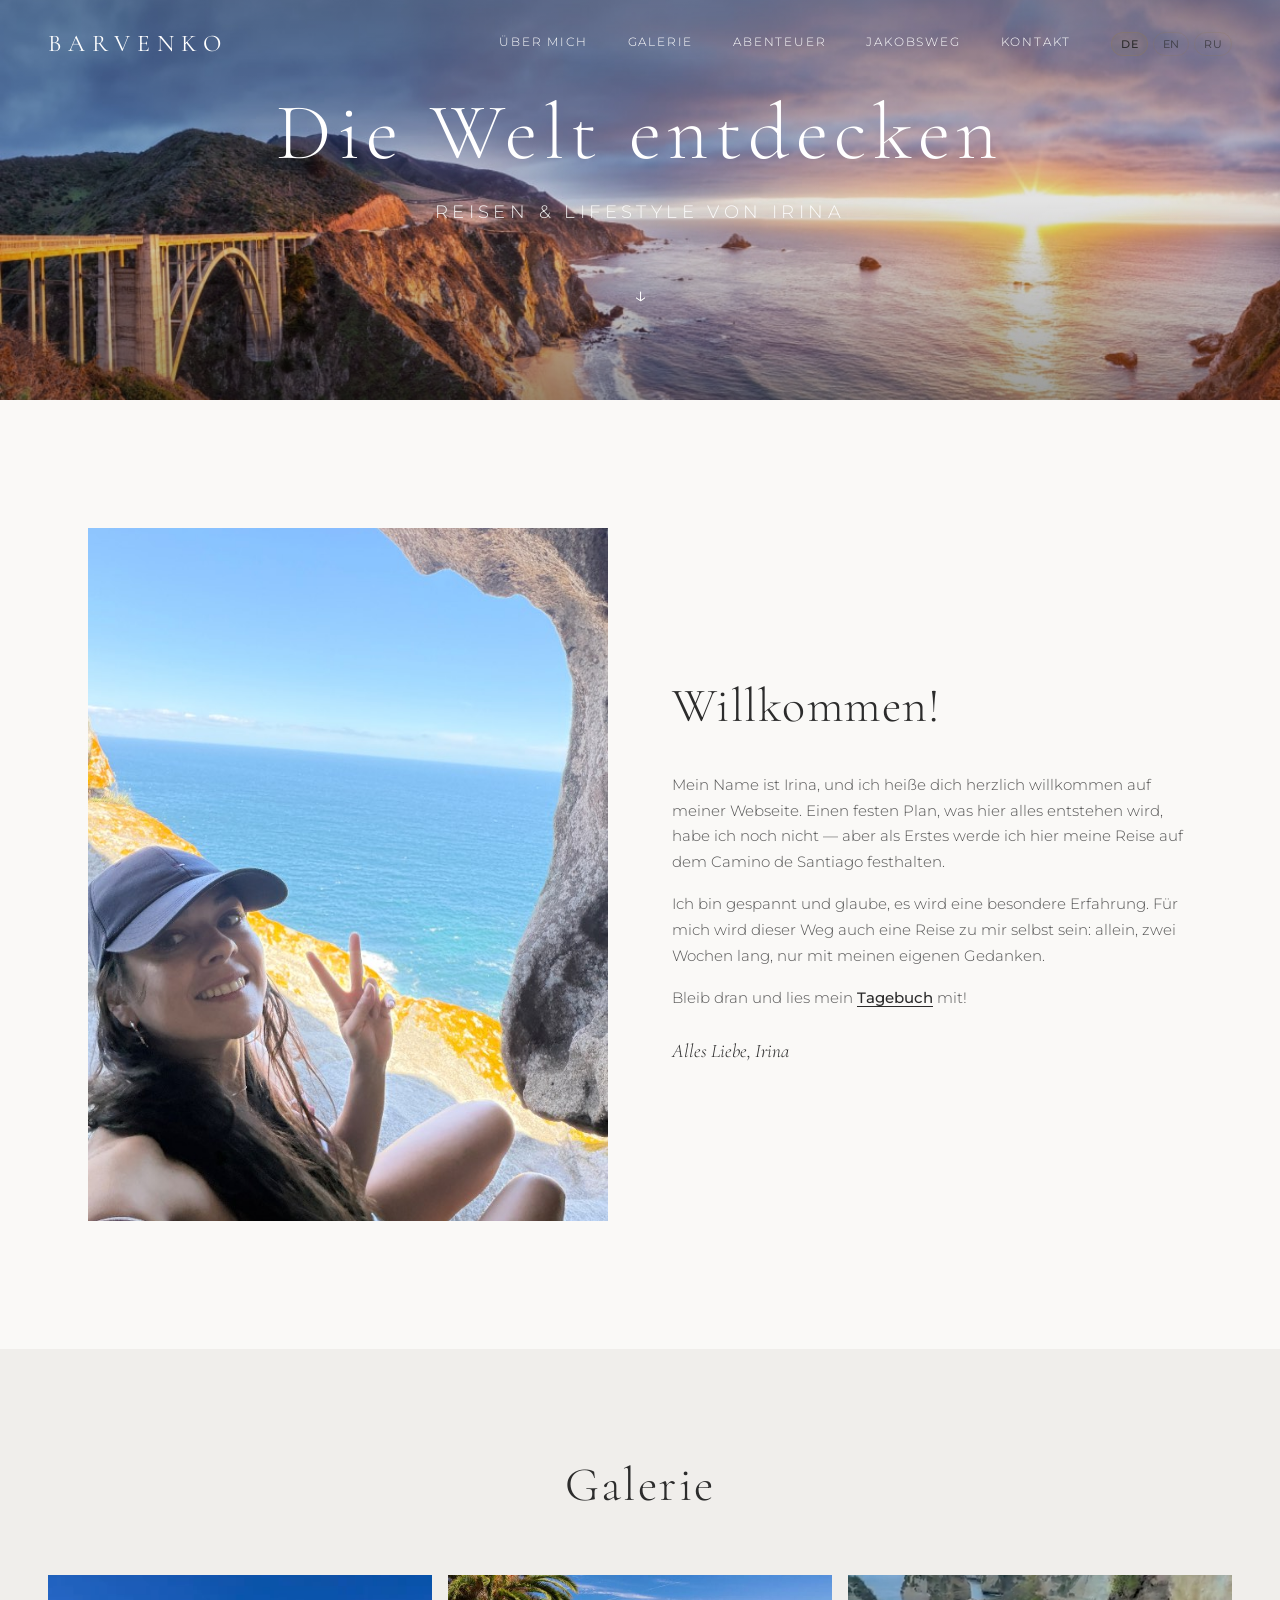
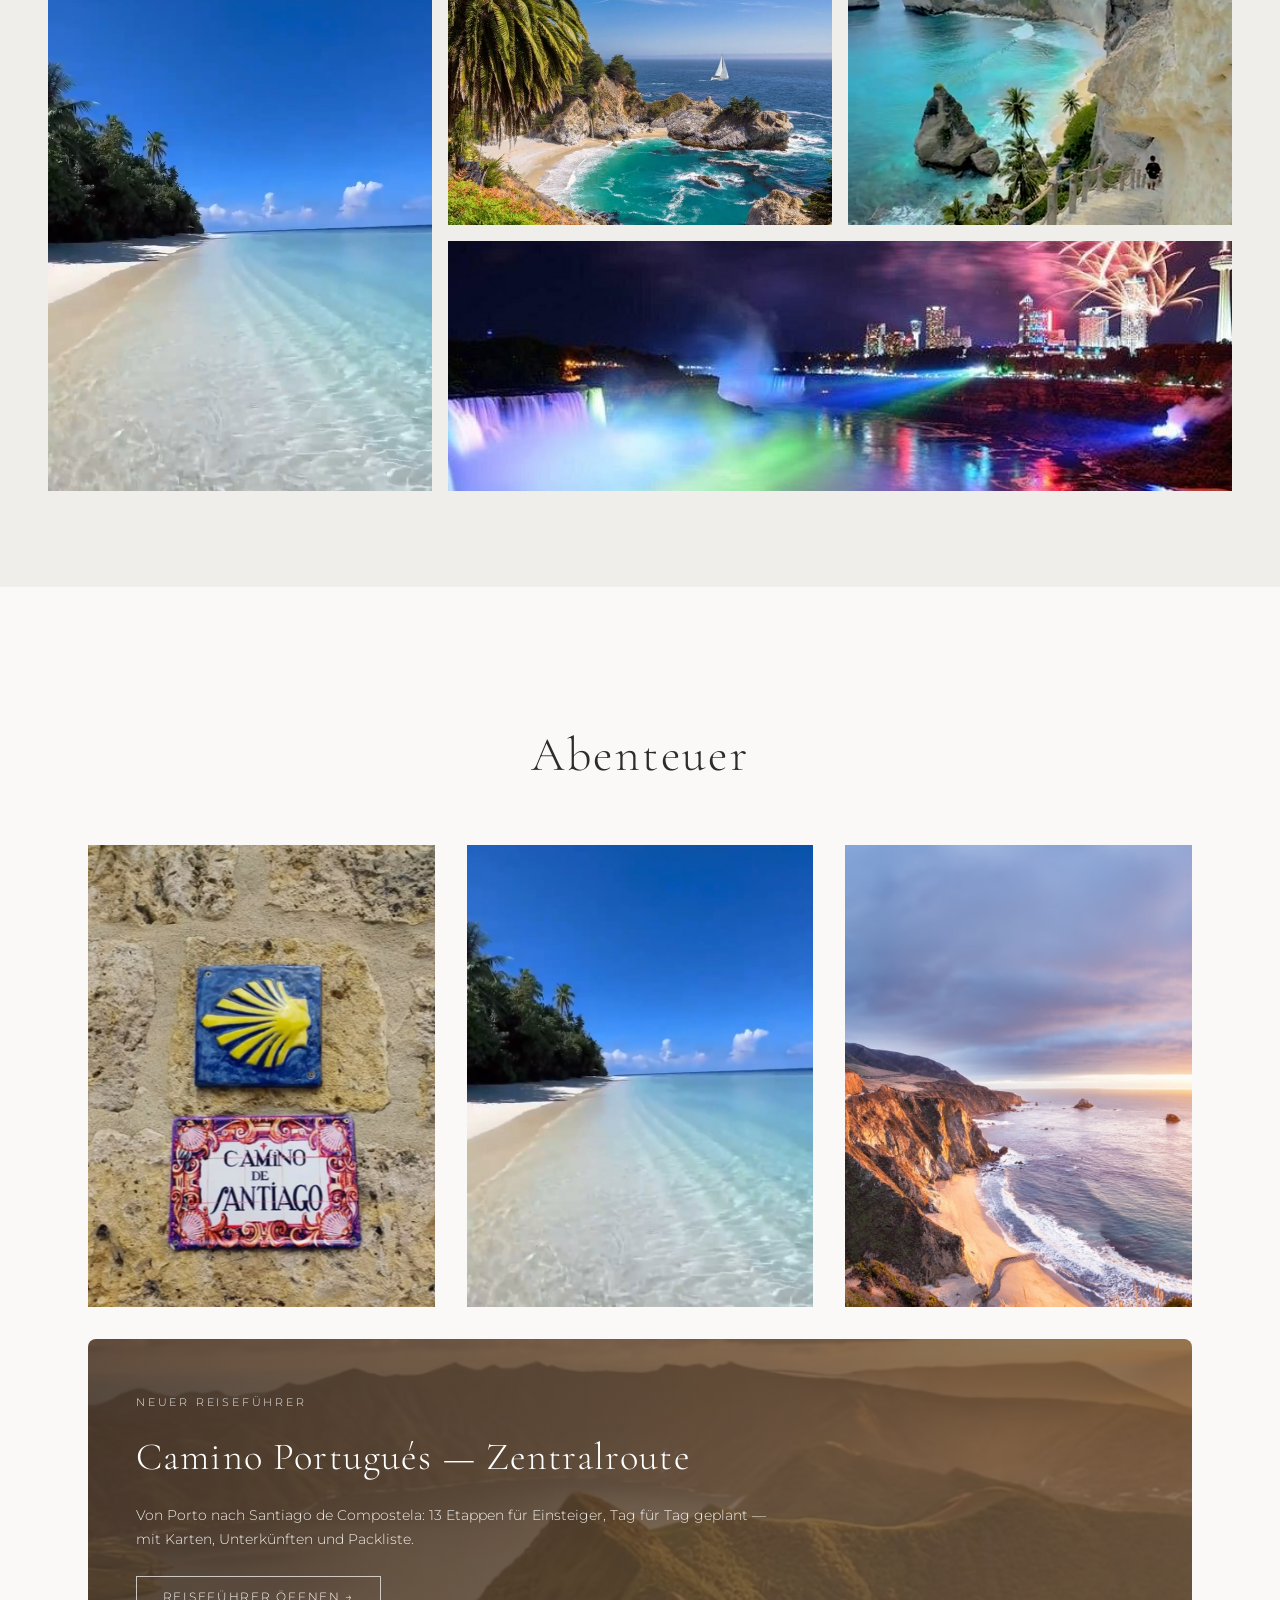
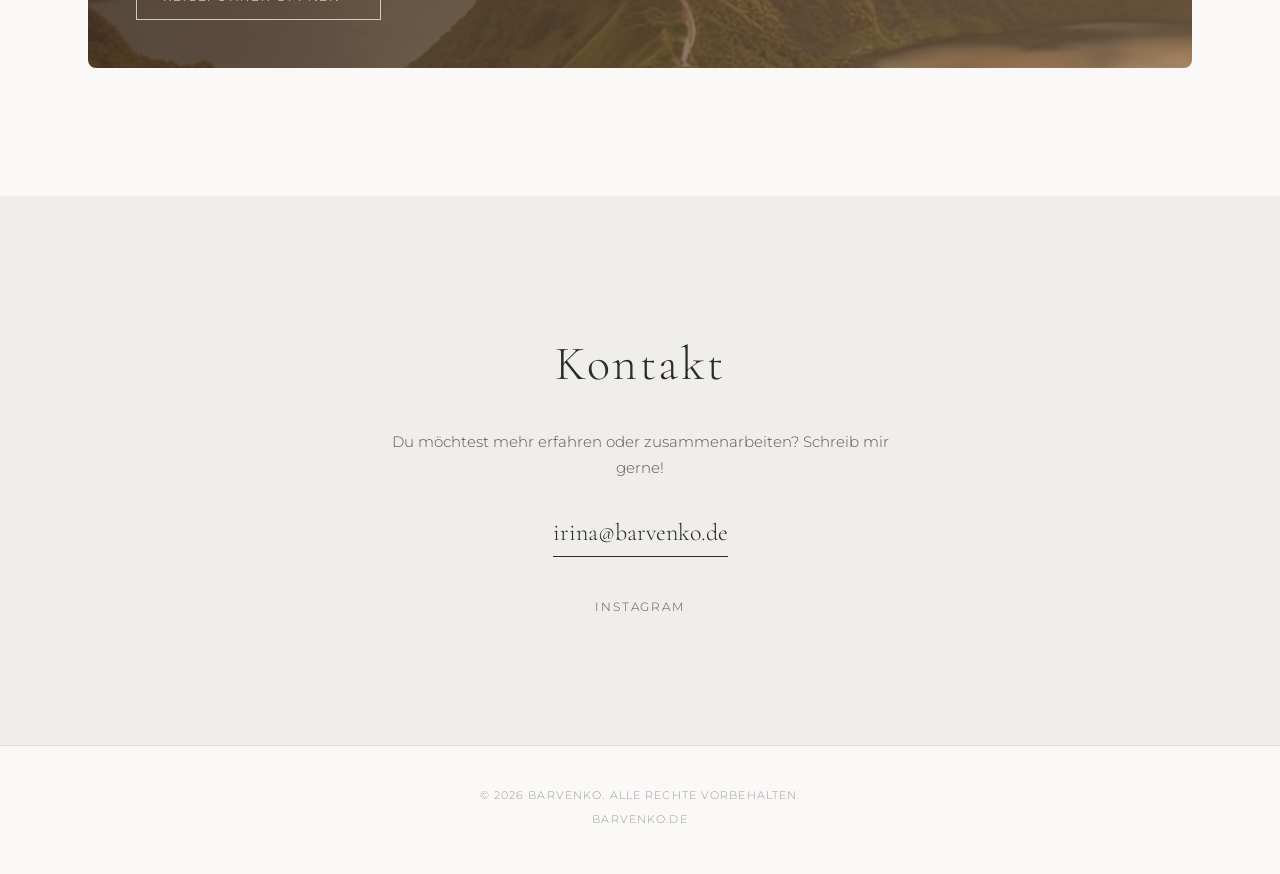
<file: index.html>
<!DOCTYPE html>
<html lang="de">
<head>
    <meta charset="UTF-8">
    <meta name="viewport" content="width=device-width, initial-scale=1.0">
    <title data-i18n="doc.title">Barvenko — Travel & Lifestyle</title>
    <link rel="stylesheet" href="css/style.css">
    <link rel="preconnect" href="https://fonts.googleapis.com">
    <link rel="preconnect" href="https://fonts.gstatic.com" crossorigin>
    <link href="https://fonts.googleapis.com/css2?family=Cormorant+Garamond:ital,wght@0,300;0,400;0,600;1,300;1,400&family=Montserrat:wght@300;400;500&display=swap" rel="stylesheet">
    <script src="js/uebersetzungen/index.js"></script>
    <script src="js/i18n.js"></script>
</head>
<body>

    <!-- Navigation -->
    <nav class="navbar">
        <a href="#hero" class="nav-logo">BARVENKO</a>
        <div class="nav-links">
            <a href="#about" data-i18n="nav.about">Über mich</a>
            <a href="#gallery" data-i18n="nav.gallery">Galerie</a>
            <a href="#adventures" data-i18n="nav.adventures">Abenteuer</a>
            <a href="jakobsweg.html" data-i18n="nav.jakobsweg">Jakobsweg</a>
            <a href="#contact" data-i18n="nav.contact">Kontakt</a>
            <div class="lang-switch">
                <button data-lang="de" onclick="I18N_setLang('de')">DE</button>
                <button data-lang="en" onclick="I18N_setLang('en')">EN</button>
                <button data-lang="ru" onclick="I18N_setLang('ru')">RU</button>
            </div>
        </div>
        <button class="nav-toggle" data-i18n-aria-label="nav.toggle" aria-label="Menü öffnen">
            <span></span>
            <span></span>
            <span></span>
        </button>
    </nav>

    <!-- Titelbild -->
    <section id="hero" class="hero">
        <div class="hero-image">
            <img src="images/startseite/place-to-visit-in-california.jpg" alt="California Coast Sunset">
        </div>
        <div class="hero-overlay"></div>
        <div class="hero-content">
            <h1 data-i18n="hero.title">Die Welt entdecken</h1>
            <p class="hero-subtitle" data-i18n="hero.subtitle">Reisen &amp; Lifestyle von Irina</p>
            <a href="#about" class="hero-scroll">↓</a>
        </div>
    </section>

    <!-- Über mich -->
    <section id="about" class="about">
        <div class="about-container">
            <div class="about-image">
                <img src="images/startseite/willkommen.jpg" data-i18n-alt="about.imgAlt" alt="Irina in einer Felsenhöhle über dem Atlantik">
            </div>
            <div class="about-text">
                <h2 data-i18n="about.title">Willkommen!</h2>
                <p data-i18n="about.p1">
                    Mein Name ist Irina, und ich heiße dich herzlich willkommen
                    auf meiner Webseite. Einen festen Plan, was hier alles
                    entstehen wird, habe ich noch nicht — aber als Erstes werde
                    ich hier meine Reise auf dem Camino de Santiago festhalten.
                </p>
                <p data-i18n="about.p2">
                    Ich bin gespannt und glaube, es wird eine besondere
                    Erfahrung. Für mich wird dieser Weg auch eine Reise zu mir
                    selbst sein: allein, zwei Wochen lang, nur mit meinen
                    eigenen Gedanken.
                </p>
                <p data-i18n-html="about.p3">Bleib dran und lies mein <a href="tagebuch.html" class="about-link">Tagebuch</a> mit!</p>
                <p class="about-signature" data-i18n="about.signature">Alles Liebe, Irina</p>
            </div>
        </div>
    </section>

    <!-- Galerie -->
    <section id="gallery" class="gallery">
        <h2 data-i18n="gallery.title">Galerie</h2>
        <div class="gallery-grid">
            <div class="gallery-item gallery-item--tall">
                <img src="images/startseite/videoframe_2628.png" data-i18n-alt="gallery.alt1" alt="Tropischer Strand">
            </div>
            <div class="gallery-item">
                <img src="images/startseite/california-mcway-falls-960x480.jpg" alt="McWay Falls, California">
            </div>
            <div class="gallery-item">
                <img src="images/startseite/videoframe_1781.png" data-i18n-alt="gallery.alt3" alt="Nusa Penida Küste">
            </div>
            <div class="gallery-item gallery-item--wide">
                <img src="images/startseite/caption.jpg" data-i18n-alt="gallery.alt4" alt="Niagara Falls bei Nacht">
            </div>
        </div>
    </section>

    <!-- Abenteuer -->
    <section id="adventures" class="adventures">
        <h2 data-i18n="adventures.title">Abenteuer</h2>
        <div class="adventures-grid">
            <a href="jakobsweg.html" class="adventure-card">
                <img src="images/jakobsweg/deko-camino-schild.png" alt="Jakobsweg Camino Portugués">
                <div class="adventure-info">
                    <h3 data-i18n="adventures.jakobsweg.title">Jakobsweg</h3>
                    <p data-i18n="adventures.jakobsweg.desc">Camino Portugués: Porto → Santiago in 13 Etappen. Kompletter Reiseführer →</p>
                </div>
            </a>
            <div class="adventure-card">
                <img src="images/startseite/videoframe_2628.png" data-i18n-alt="adventures.island.alt" alt="Tropisches Paradies">
                <div class="adventure-info">
                    <h3 data-i18n="adventures.island.title">Inselparadies</h3>
                    <p data-i18n="adventures.island.desc">Türkisblaues Wasser und weiße Sandstrände.</p>
                </div>
            </div>
            <div class="adventure-card">
                <img src="images/startseite/place-to-visit-in-california.jpg" alt="California Roadtrip">
                <div class="adventure-info">
                    <h3>California Dreaming</h3>
                    <p data-i18n="adventures.california.desc">Die Westküste entlang — pure Freiheit.</p>
                </div>
            </div>
        </div>

        <!-- Hervorgehoben: Reiseführer Jakobsweg -->
        <a href="jakobsweg.html" class="adventure-feature adventure-feature--jakobsweg">
            <div class="adventure-feature-text">
                <span class="adventure-feature-kicker" data-i18n="adventures.feature.kicker">Neuer Reiseführer</span>
                <h3 data-i18n="adventures.feature.title">Camino Portugués — Zentralroute</h3>
                <p data-i18n="adventures.feature.desc">Von Porto nach Santiago de Compostela: 13 Etappen für Einsteiger, Tag für Tag geplant — mit Karten, Unterkünften und Packliste.</p>
                <span class="adventure-feature-btn" data-i18n="adventures.feature.btn">Reiseführer öffnen →</span>
            </div>
        </a>
    </section>

    <!-- Kontakt -->
    <section id="contact" class="contact">
        <h2 data-i18n="contact.title">Kontakt</h2>
        <p class="contact-text" data-i18n="contact.text">Du möchtest mehr erfahren oder zusammenarbeiten? Schreib mir gerne!</p>
        <a href="mailto:info@barvenko.de" class="contact-email">irina@barvenko.de</a>
        <div class="social-links">
            <a href="https://www.instagram.com/irina_barwinok" target="_blank" rel="noopener noreferrer">Instagram</a>
        </div>
    </section>

    <!-- Fußzeile -->
    <footer class="footer">
        <p data-i18n="footer.rights">&copy; 2026 Barvenko. Alle Rechte vorbehalten.</p>
        <p><a href="https://barvenko.de">barvenko.de</a></p>
    </footer>

    <script src="js/navigation.js"></script>

</body>
</html>
</file>
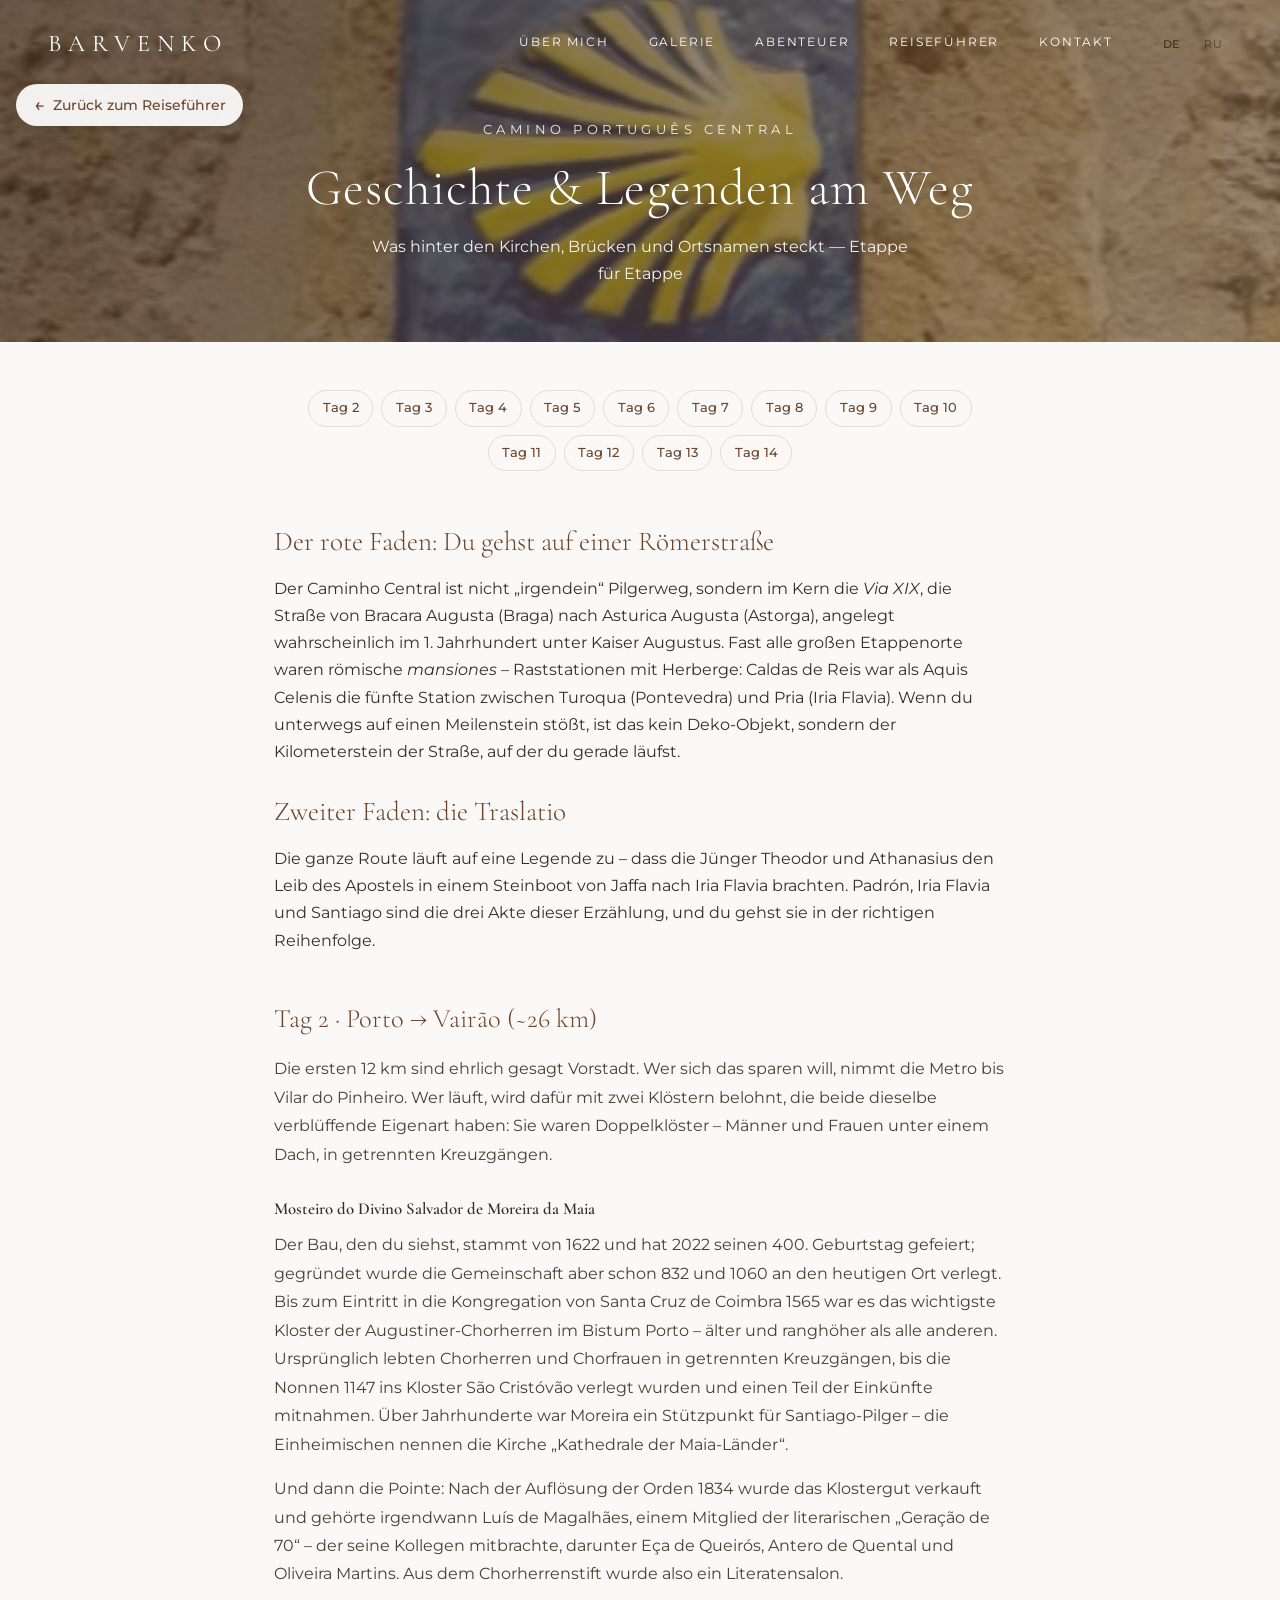
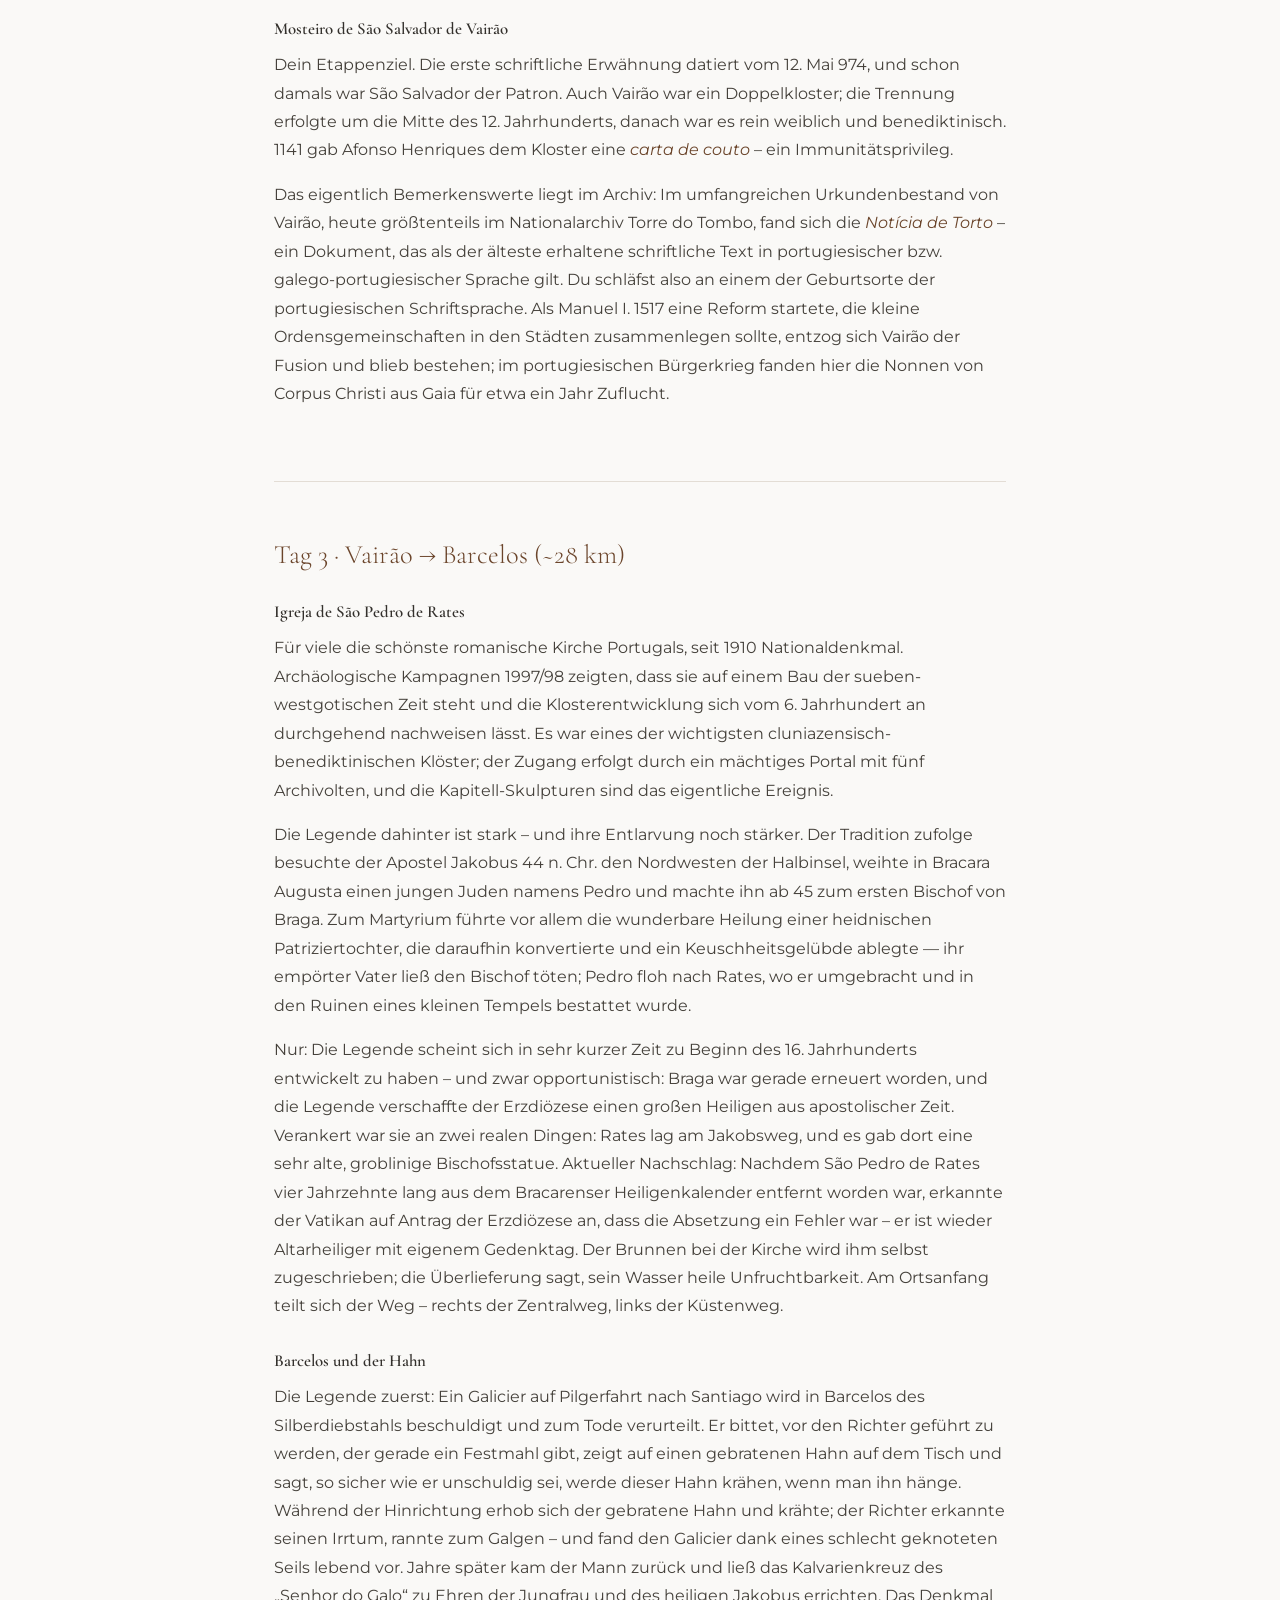
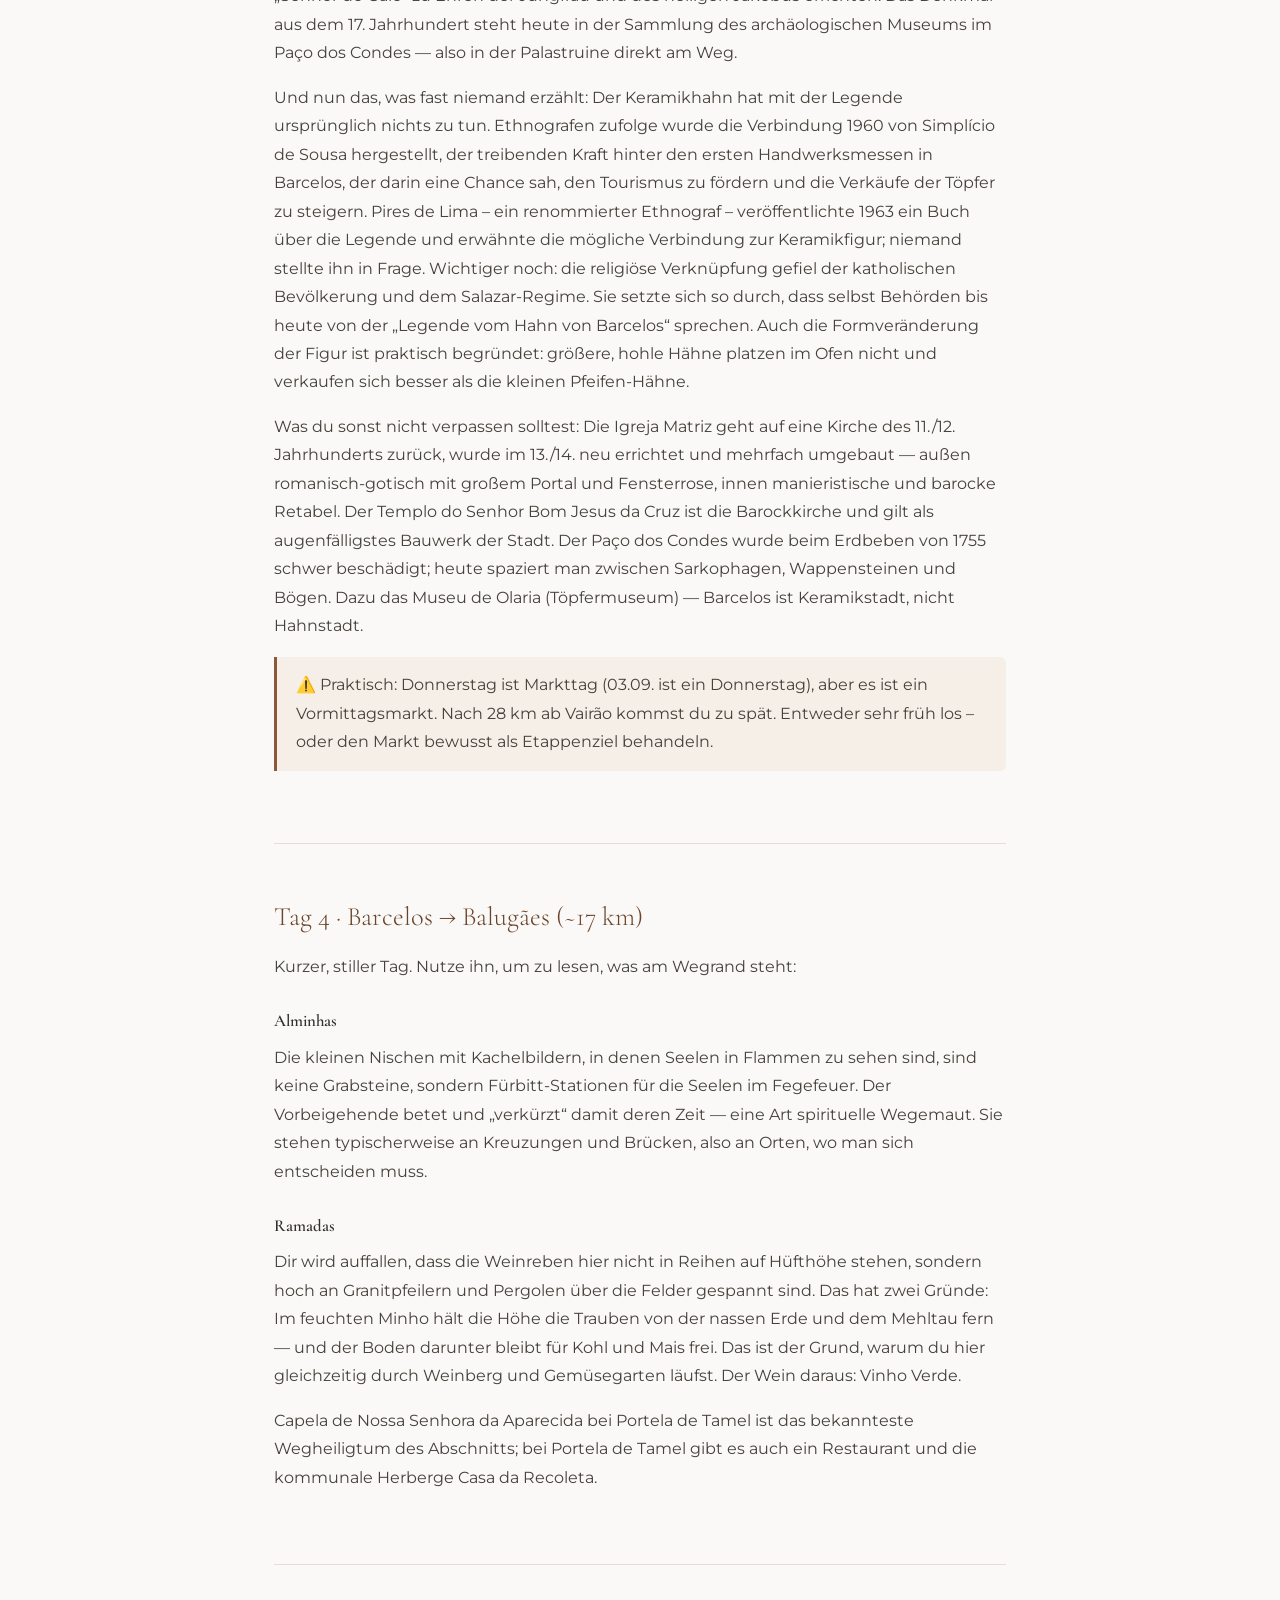
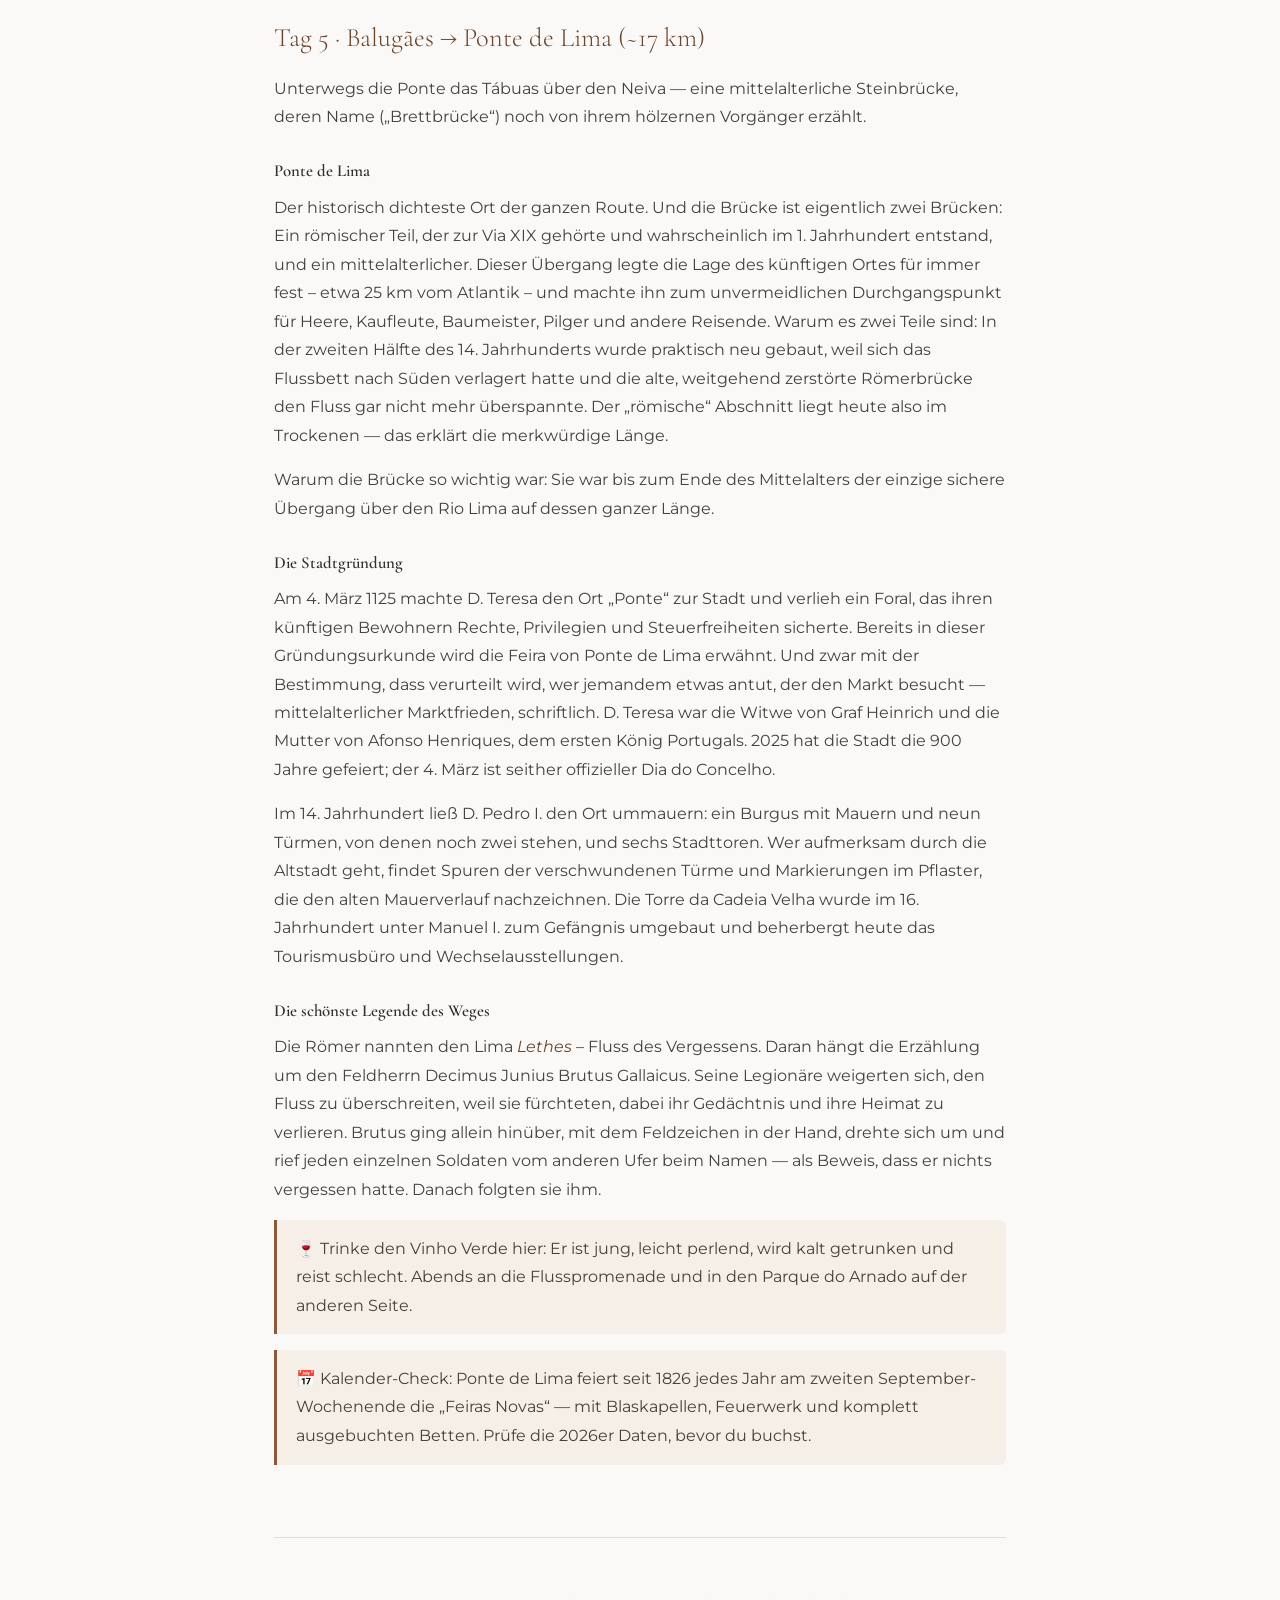
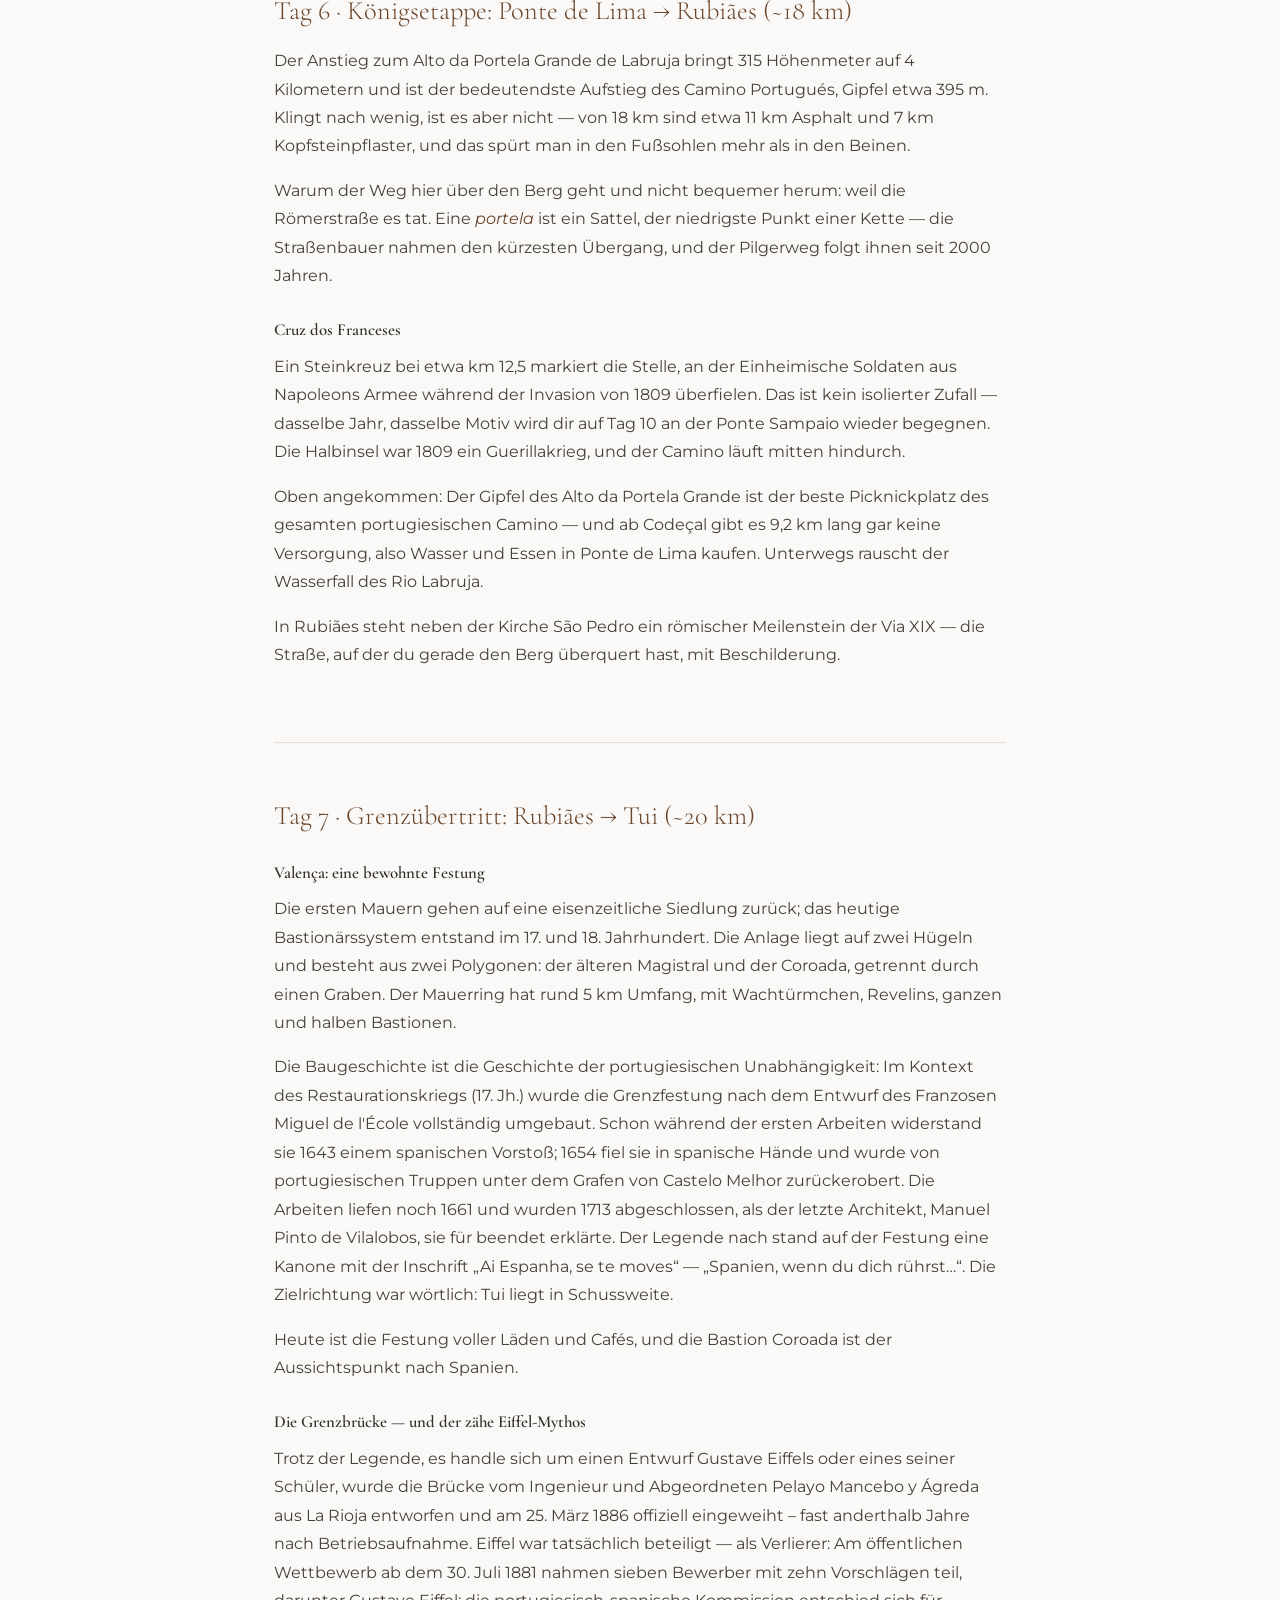
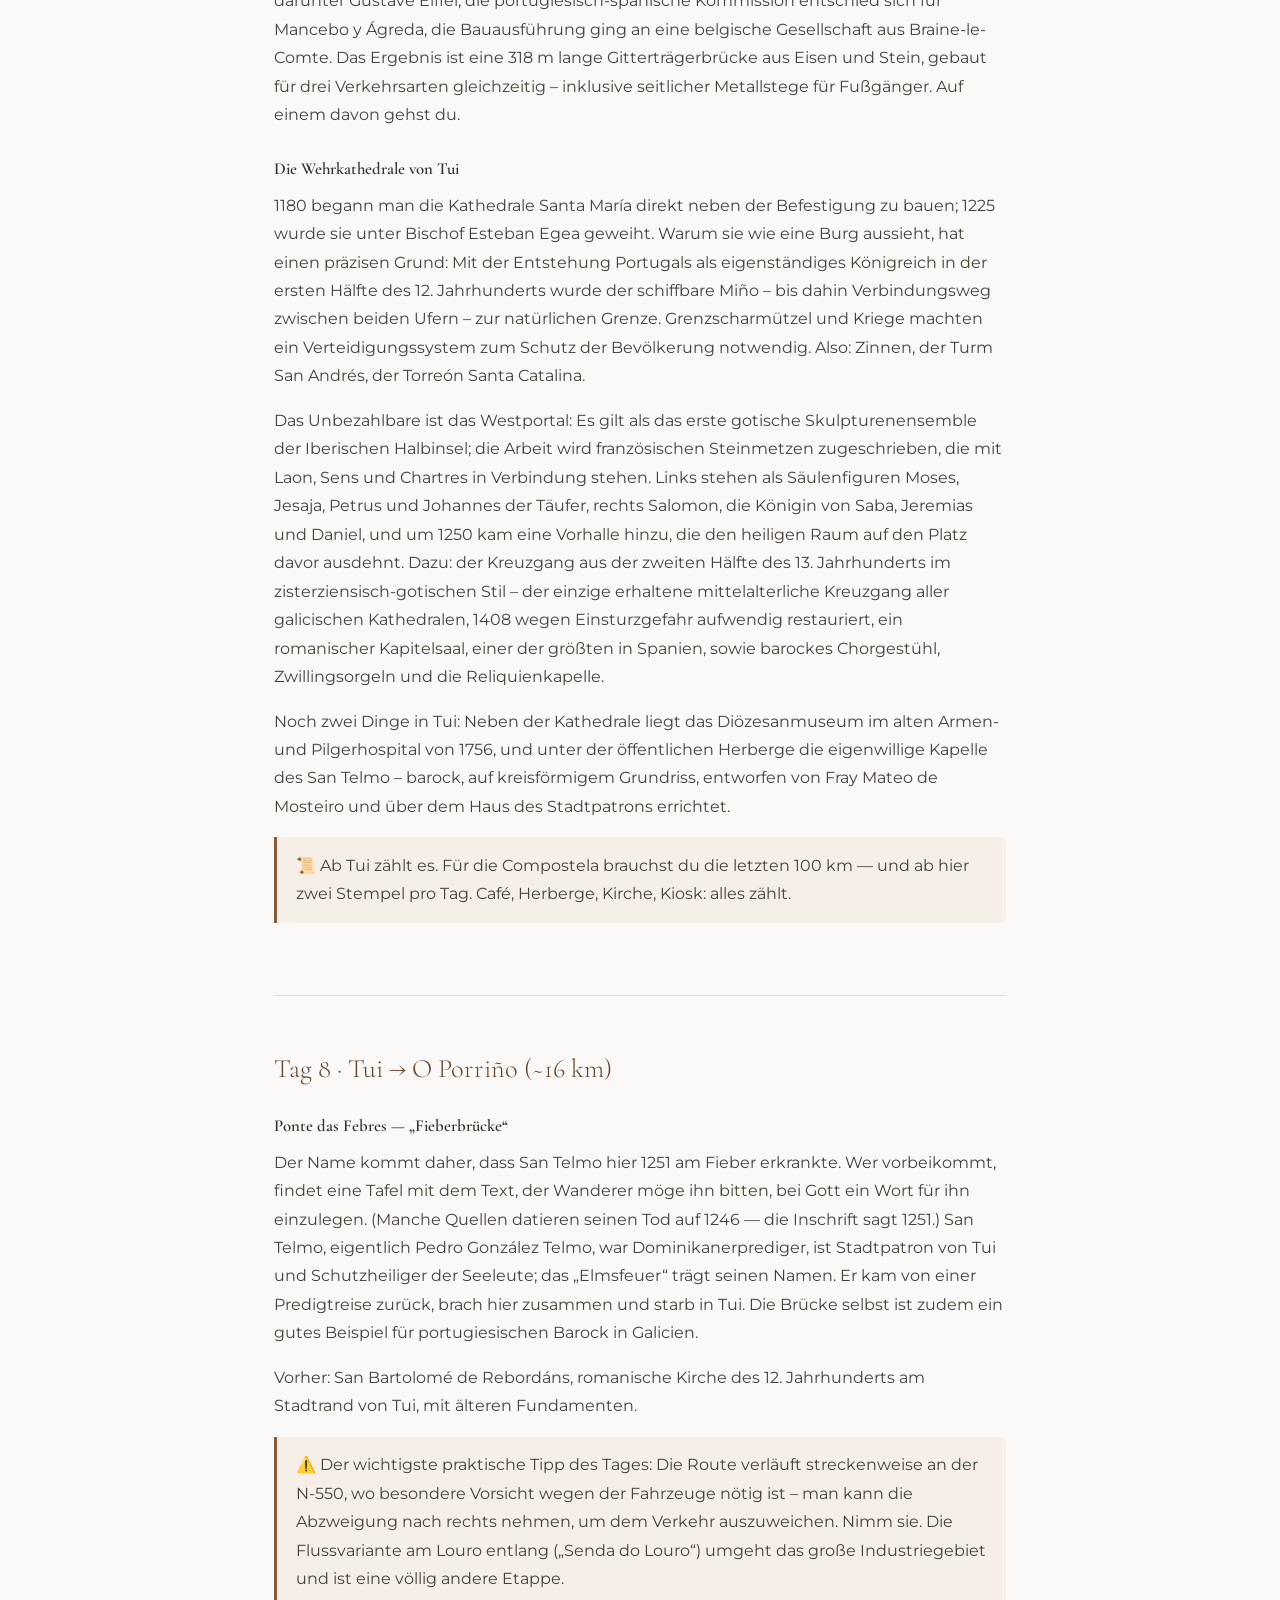
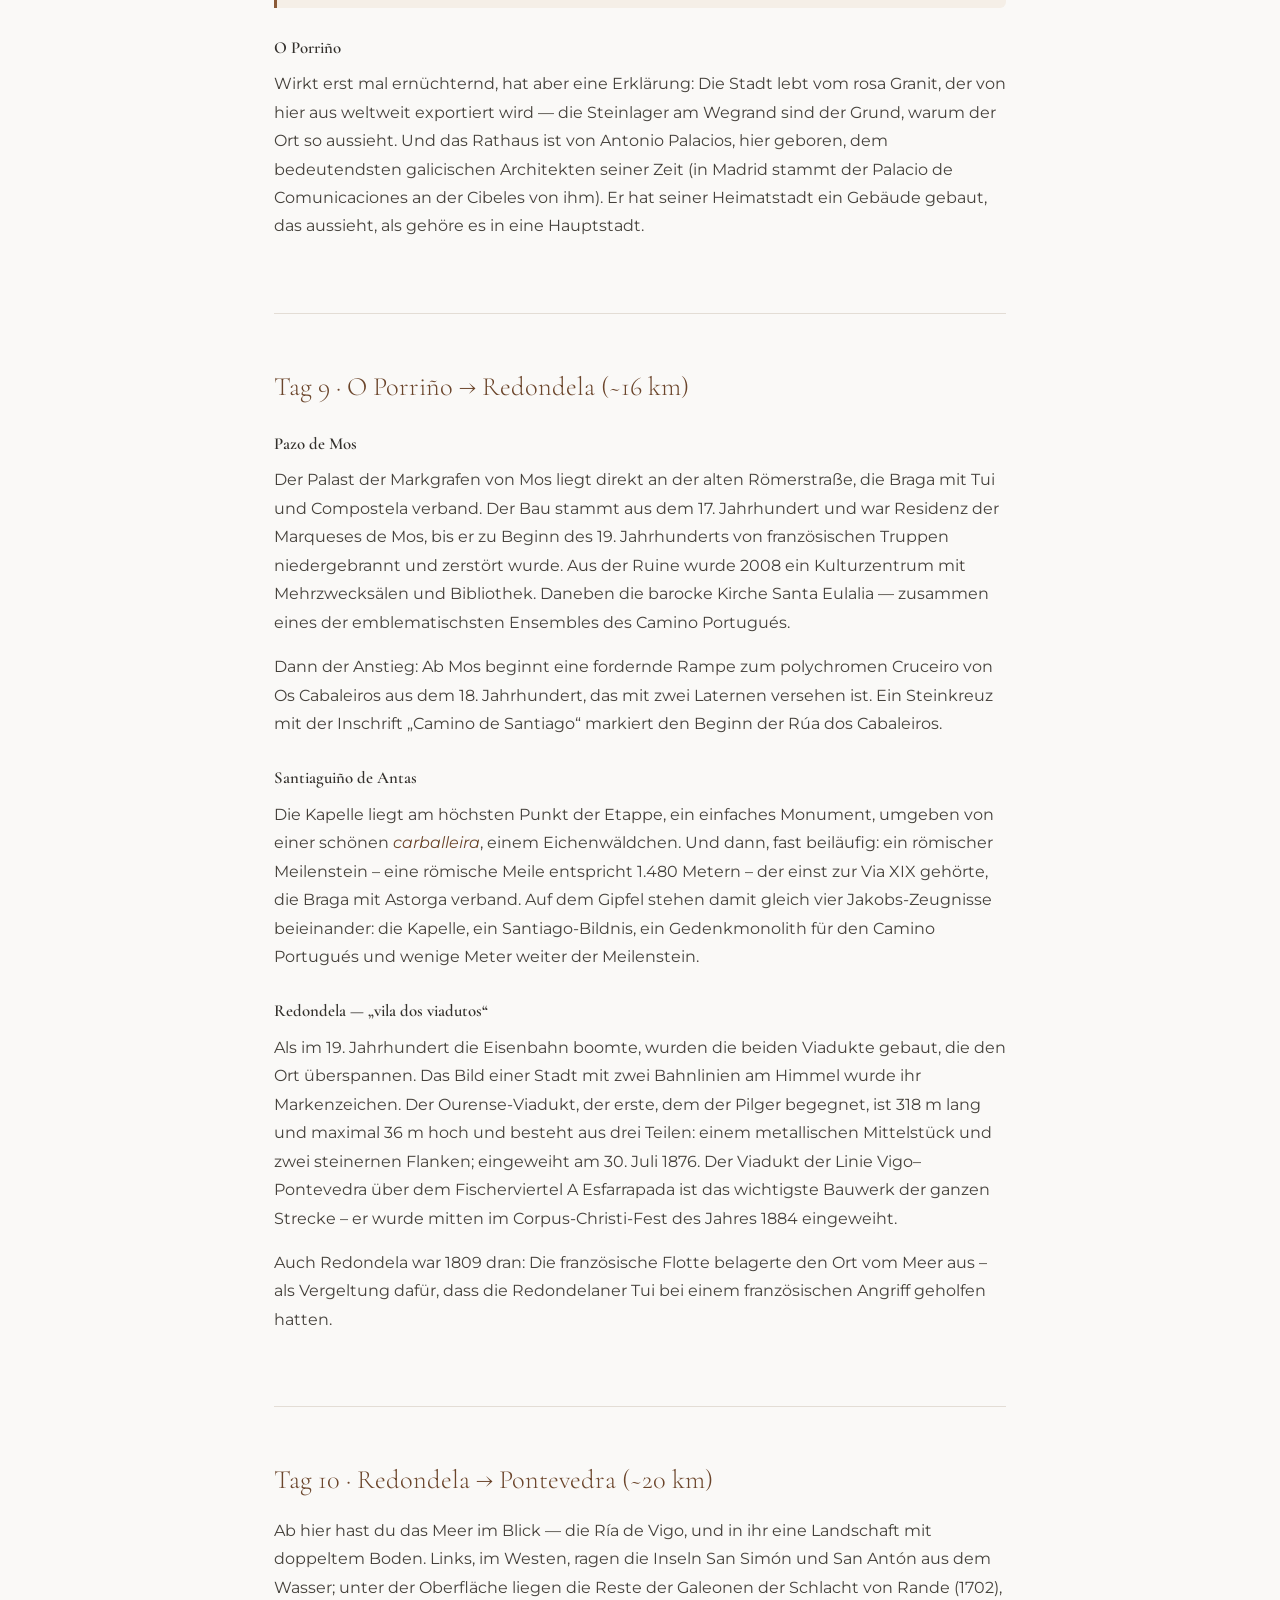
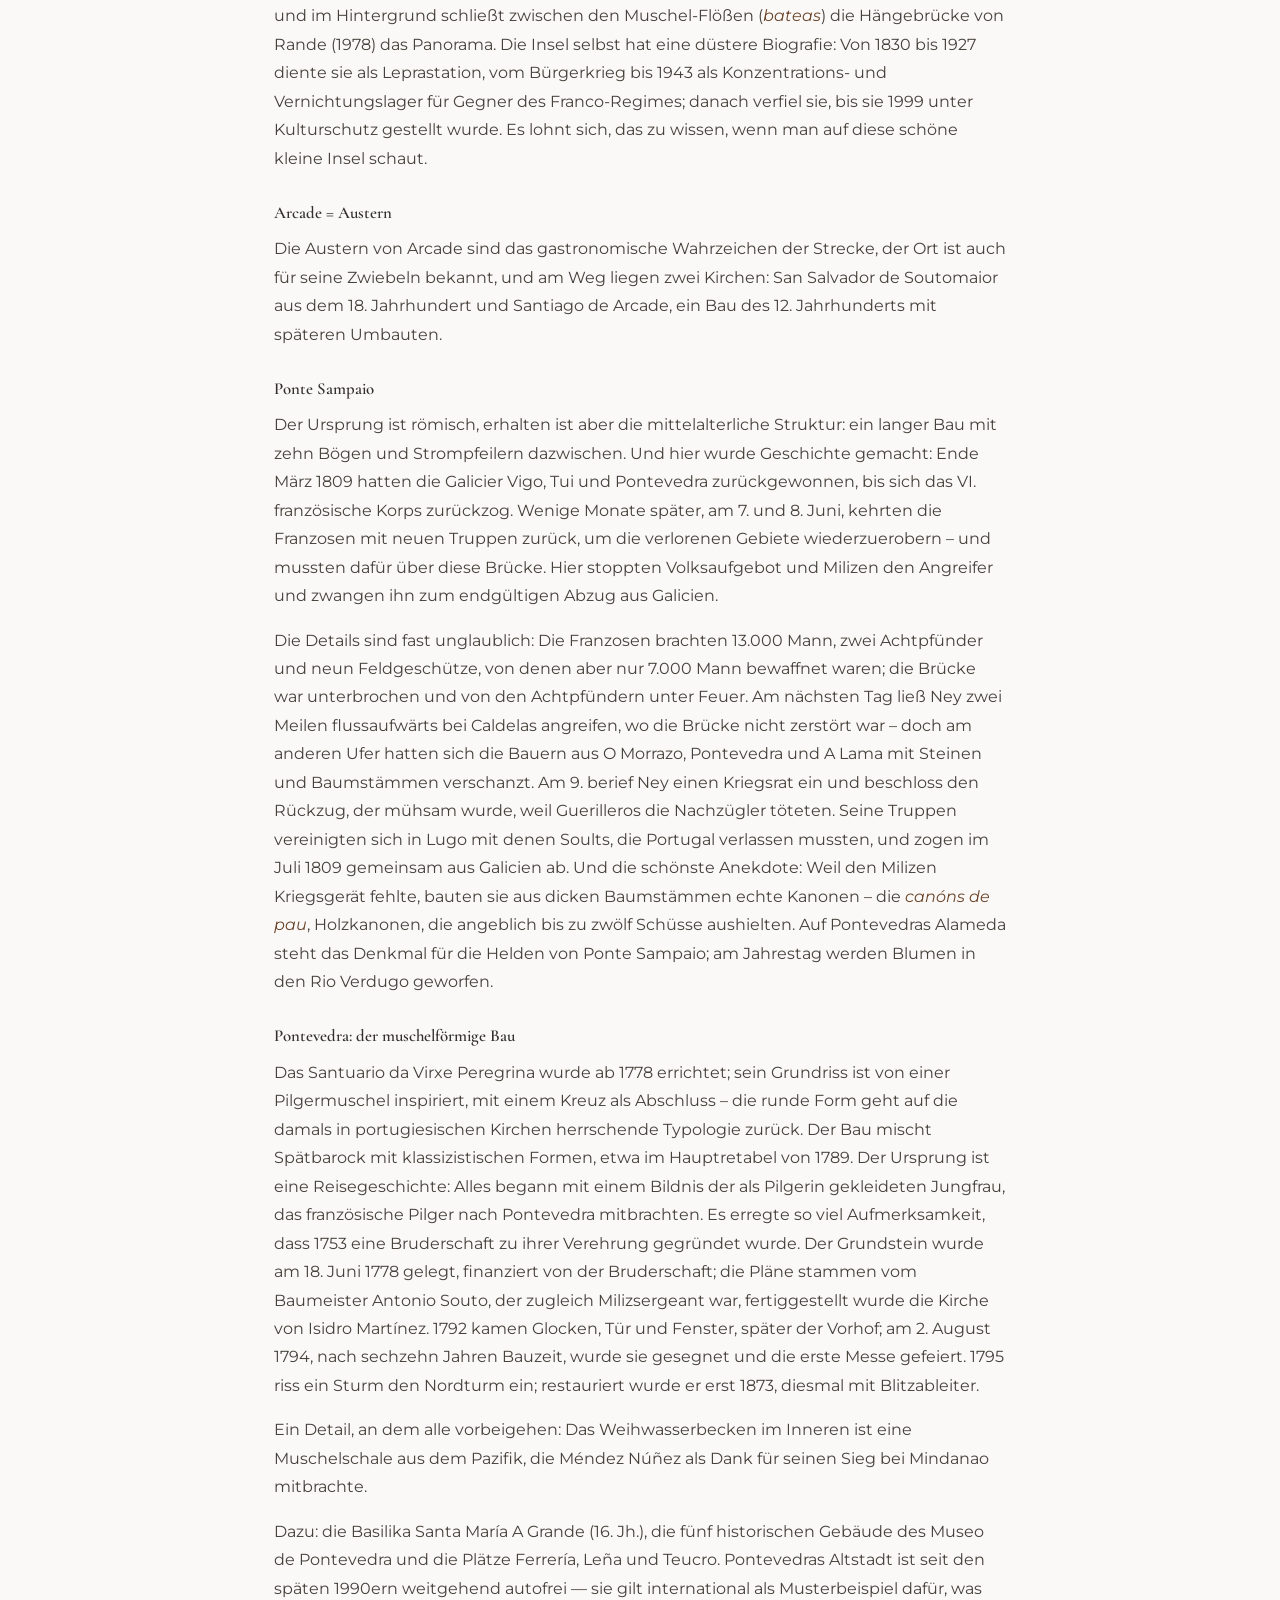
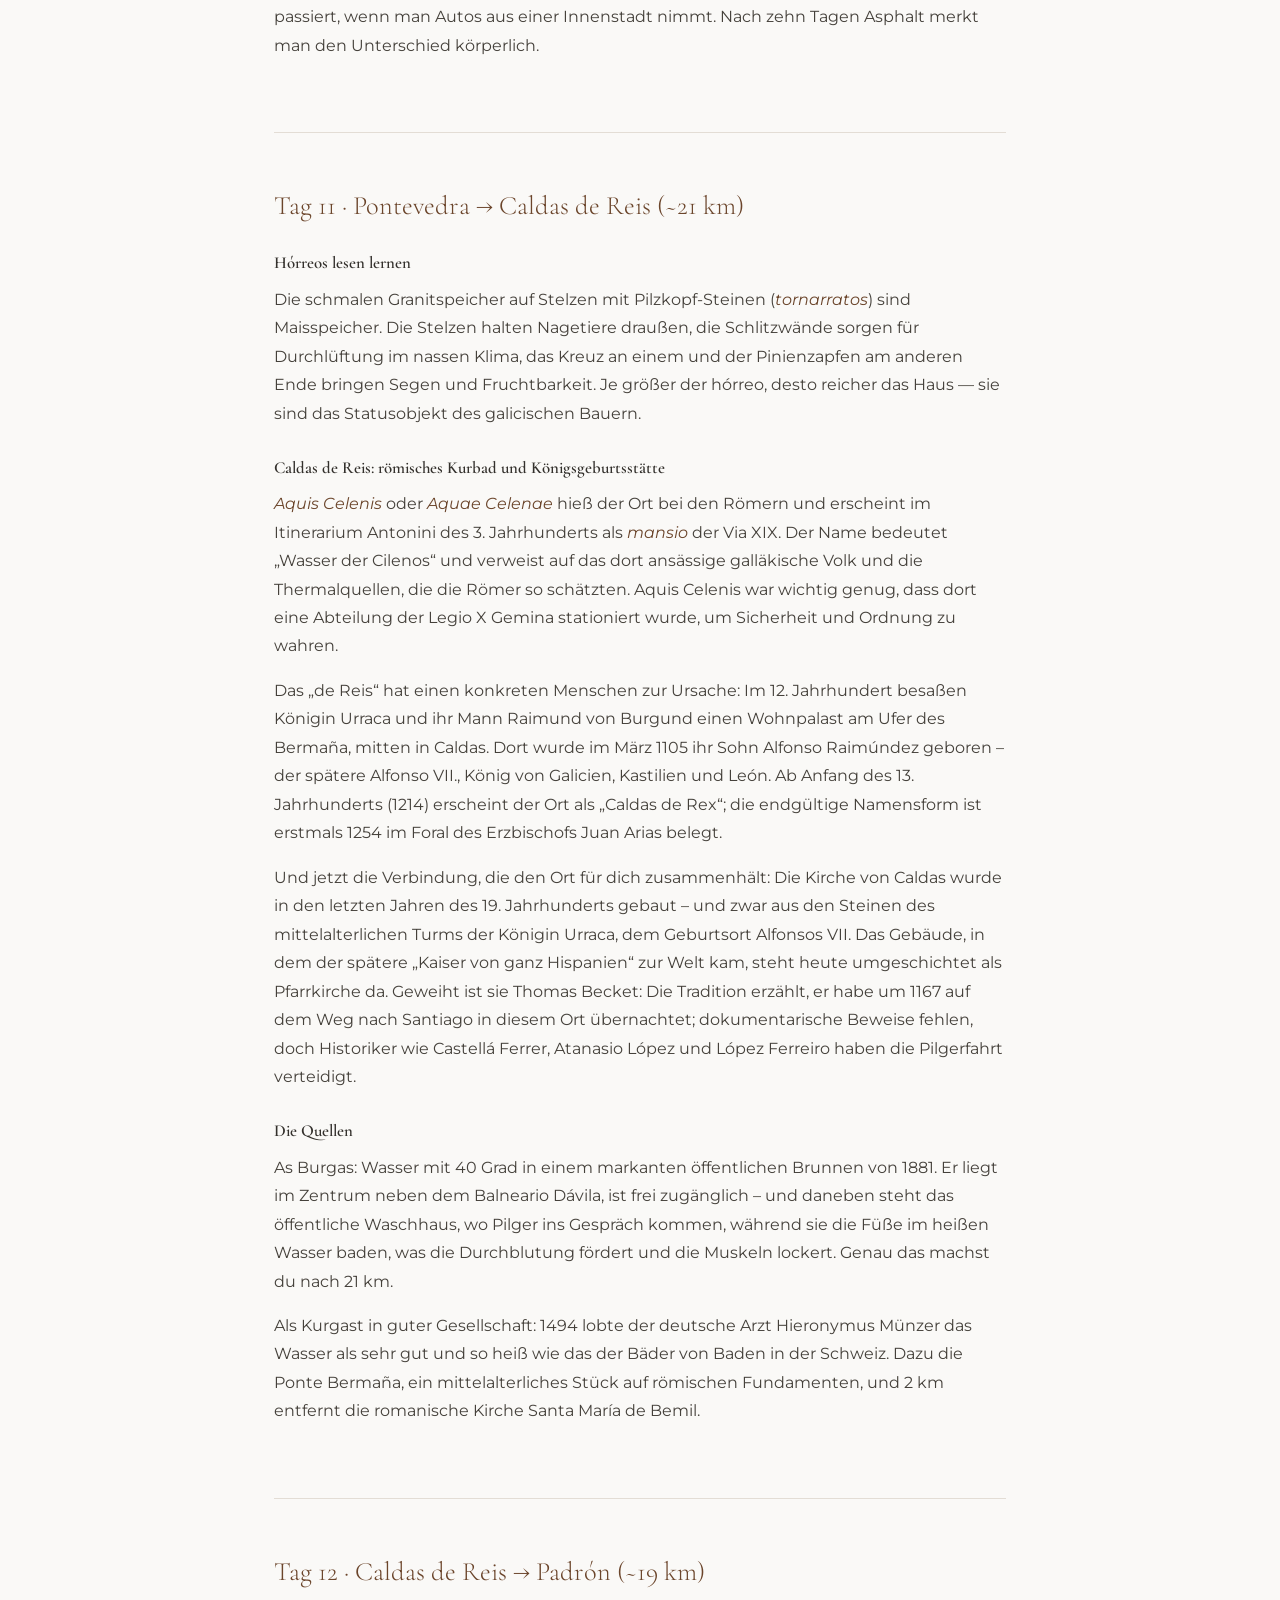
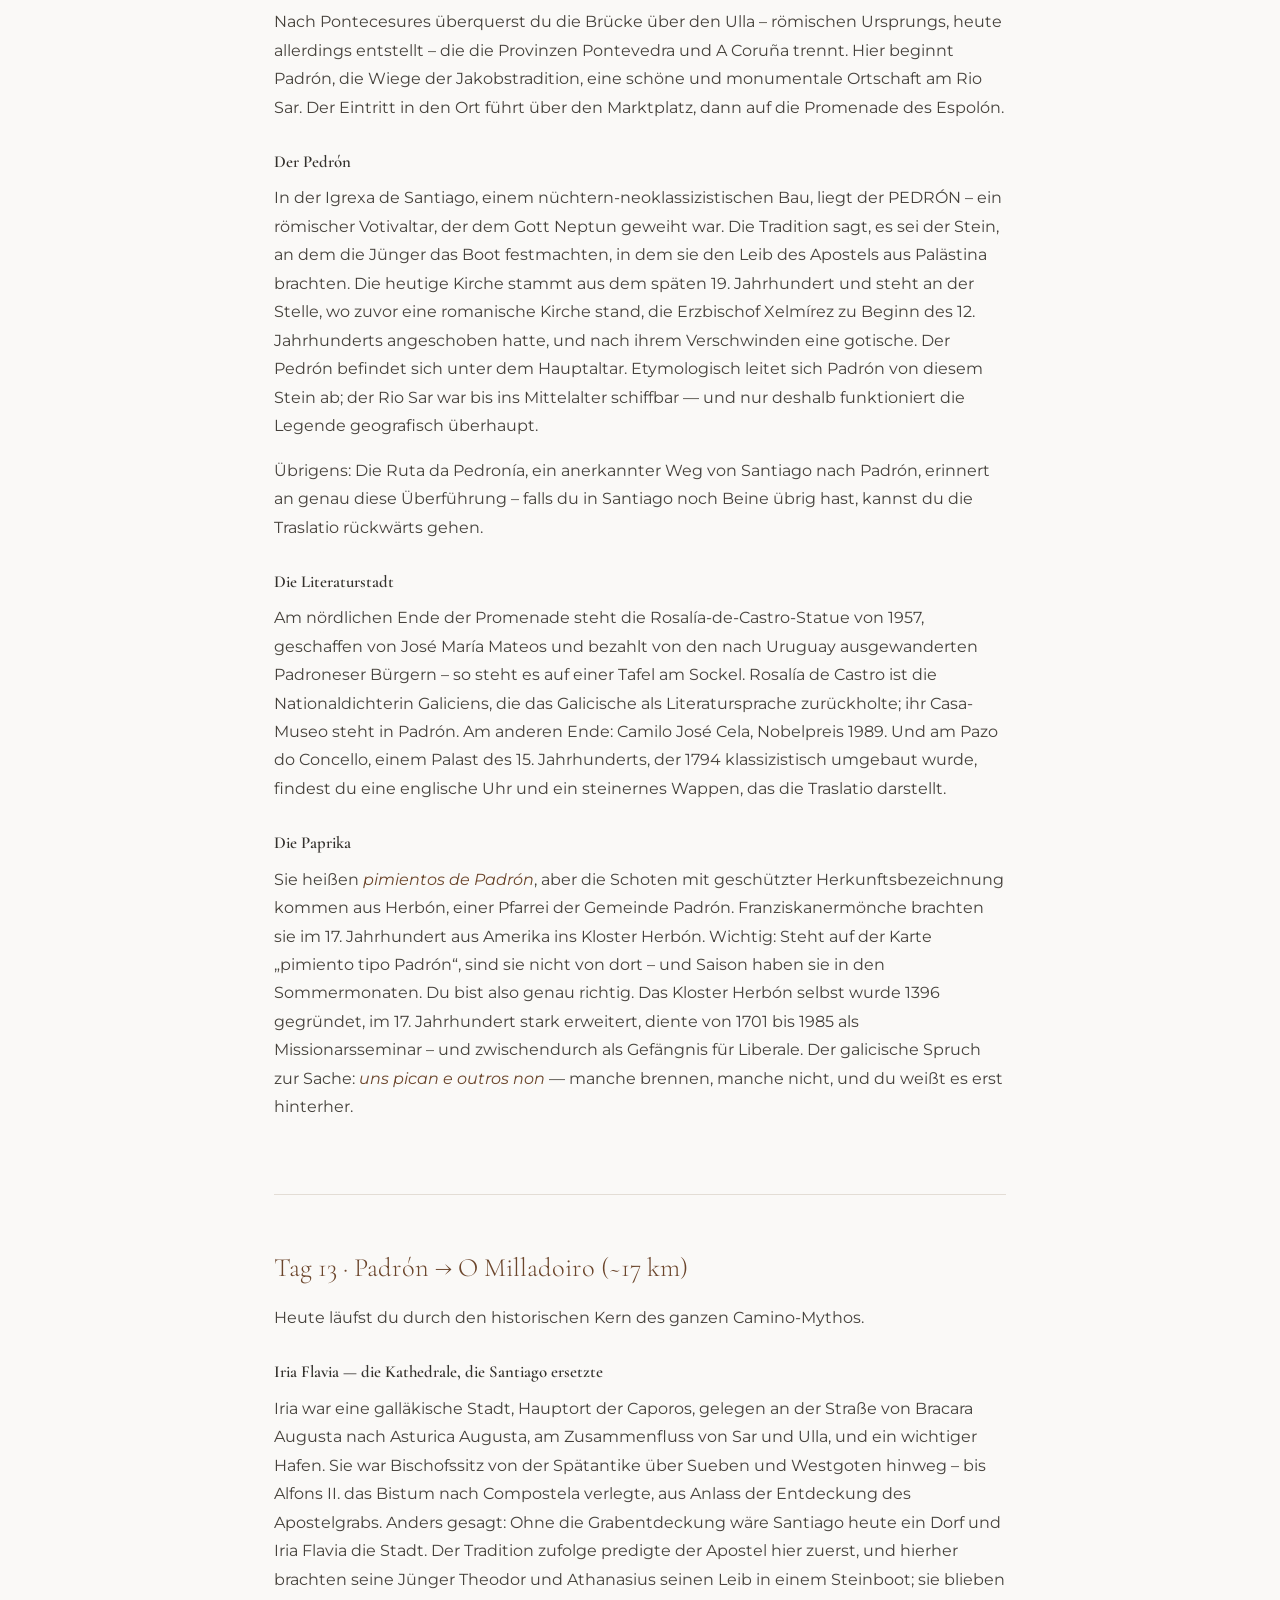
<file: geschichte-legenden.html>
<!DOCTYPE html>
<html lang="de">
<head>
    <meta charset="UTF-8">
    <meta name="viewport" content="width=device-width, initial-scale=1.0">
    <title data-i18n="doc.title">Geschichte &amp; Legenden — Camino Portugués | Barvenko</title>
    <link rel="stylesheet" href="css/style.css">
    <link rel="preconnect" href="https://fonts.googleapis.com">
    <link rel="preconnect" href="https://fonts.gstatic.com" crossorigin>
    <link href="https://fonts.googleapis.com/css2?family=Cormorant+Garamond:ital,wght@0,300;0,400;0,600;1,300;1,400&family=Montserrat:wght@300;400;500&display=swap" rel="stylesheet">
    <script src="js/uebersetzungen/geschichte-legenden.js"></script>
    <script src="js/i18n.js"></script>
    <link rel="stylesheet" href="css/geschichte-legenden.css">
</head>
<body>

    <!-- Navigation -->
    <nav class="navbar">
        <a href="index.html#hero" class="nav-logo">BARVENKO</a>
        <div class="nav-links">
            <a href="index.html#about" data-i18n="nav.about">Über mich</a>
            <a href="index.html#gallery" data-i18n="nav.gallery">Galerie</a>
            <a href="index.html#adventures" data-i18n="nav.adventures">Abenteuer</a>
            <a href="jakobsweg.html#toc" data-i18n="nav.jakobsweg">Reiseführer</a>
            <a href="index.html#contact" data-i18n="nav.contact">Kontakt</a>
            <div class="lang-switch">
                <button data-lang="de" onclick="I18N_setLang('de')">DE</button>
                <button data-lang="ru" onclick="I18N_setLang('ru')">RU</button>
            </div>
        </div>
        <button class="nav-toggle" data-i18n-aria-label="nav.toggle" aria-label="Menü öffnen">
            <span></span><span></span><span></span>
        </button>
    </nav>

    <a href="jakobsweg.html#etappen" class="gl-back"><span class="arrow">←</span> <span data-i18n="gl.back">Zurück zum Reiseführer</span></a>

    <header class="gl-hero">
        <div>
            <p class="kicker" data-i18n="gl.kicker">Camino Português Central</p>
            <h1 data-i18n="gl.h1">Geschichte &amp; Legenden am Weg</h1>
            <p class="sub" data-i18n="gl.sub">Was hinter den Kirchen, Brücken und Ortsnamen steckt — Etappe für Etappe</p>
        </div>
    </header>

    <div class="gl-wrap">

        <nav class="gl-daynav">
            <a href="#gl-day2" data-i18n="gl.toc.day2">Tag 2</a>
            <a href="#gl-day3" data-i18n="gl.toc.day3">Tag 3</a>
            <a href="#gl-day4" data-i18n="gl.toc.day4">Tag 4</a>
            <a href="#gl-day5" data-i18n="gl.toc.day5">Tag 5</a>
            <a href="#gl-day6" data-i18n="gl.toc.day6">Tag 6</a>
            <a href="#gl-day7" data-i18n="gl.toc.day7">Tag 7</a>
            <a href="#gl-day8" data-i18n="gl.toc.day8">Tag 8</a>
            <a href="#gl-day9" data-i18n="gl.toc.day9">Tag 9</a>
            <a href="#gl-day10" data-i18n="gl.toc.day10">Tag 10</a>
            <a href="#gl-day11" data-i18n="gl.toc.day11">Tag 11</a>
            <a href="#gl-day12" data-i18n="gl.toc.day12">Tag 12</a>
            <a href="#gl-day13" data-i18n="gl.toc.day13">Tag 13</a>
            <a href="#gl-day14" data-i18n="gl.toc.day14">Tag 14</a>
        </nav>

        <div class="gl-intro">
            <h2 data-i18n="gl.intro1.title">Der rote Faden: Du gehst auf einer Römerstraße</h2>
            <div data-i18n-html="gl.intro1.body"><p>Der Caminho Central ist nicht „irgendein" Pilgerweg, sondern im Kern die <em>Via XIX</em>, die Straße von Bracara Augusta (Braga) nach Asturica Augusta (Astorga), angelegt wahrscheinlich im 1. Jahrhundert unter Kaiser Augustus. Fast alle großen Etappenorte waren römische <em>mansiones</em> – Raststationen mit Herberge: Caldas de Reis war als Aquis Celenis die fünfte Station zwischen Turoqua (Pontevedra) und Pria (Iria Flavia). Wenn du unterwegs auf einen Meilenstein stößt, ist das kein Deko-Objekt, sondern der Kilometerstein der Straße, auf der du gerade läufst.</p></div>
        </div>

        <div class="gl-intro">
            <h2 data-i18n="gl.intro2.title">Zweiter Faden: die Traslatio</h2>
            <div data-i18n-html="gl.intro2.body"><p>Die ganze Route läuft auf eine Legende zu – dass die Jünger Theodor und Athanasius den Leib des Apostels in einem Steinboot von Jaffa nach Iria Flavia brachten. Padrón, Iria Flavia und Santiago sind die drei Akte dieser Erzählung, und du gehst sie in der richtigen Reihenfolge.</p></div>
        </div>

        <section class="gl-day" id="gl-day2">
            <h2 data-i18n="gl.day2.title">Tag 2 · Porto → Vairão (~26 km)</h2>
            <div data-i18n-html="gl.day2.body">
                <p>Die ersten 12 km sind ehrlich gesagt Vorstadt. Wer sich das sparen will, nimmt die Metro bis Vilar do Pinheiro. Wer läuft, wird dafür mit zwei Klöstern belohnt, die beide dieselbe verblüffende Eigenart haben: Sie waren Doppelklöster – Männer und Frauen unter einem Dach, in getrennten Kreuzgängen.</p>
                <h3>Mosteiro do Divino Salvador de Moreira da Maia</h3>
                <p>Der Bau, den du siehst, stammt von 1622 und hat 2022 seinen 400. Geburtstag gefeiert; gegründet wurde die Gemeinschaft aber schon 832 und 1060 an den heutigen Ort verlegt. Bis zum Eintritt in die Kongregation von Santa Cruz de Coimbra 1565 war es das wichtigste Kloster der Augustiner-Chorherren im Bistum Porto – älter und ranghöher als alle anderen. Ursprünglich lebten Chorherren und Chorfrauen in getrennten Kreuzgängen, bis die Nonnen 1147 ins Kloster São Cristóvão verlegt wurden und einen Teil der Einkünfte mitnahmen. Über Jahrhunderte war Moreira ein Stützpunkt für Santiago-Pilger – die Einheimischen nennen die Kirche „Kathedrale der Maia-Länder".</p>
                <p>Und dann die Pointe: Nach der Auflösung der Orden 1834 wurde das Klostergut verkauft und gehörte irgendwann Luís de Magalhães, einem Mitglied der literarischen „Geração de 70" – der seine Kollegen mitbrachte, darunter Eça de Queirós, Antero de Quental und Oliveira Martins. Aus dem Chorherrenstift wurde also ein Literatensalon.</p>
                <h3>Mosteiro de São Salvador de Vairão</h3>
                <p>Dein Etappenziel. Die erste schriftliche Erwähnung datiert vom 12. Mai 974, und schon damals war São Salvador der Patron. Auch Vairão war ein Doppelkloster; die Trennung erfolgte um die Mitte des 12. Jahrhunderts, danach war es rein weiblich und benediktinisch. 1141 gab Afonso Henriques dem Kloster eine <em>carta de couto</em> – ein Immunitätsprivileg.</p>
                <p>Das eigentlich Bemerkenswerte liegt im Archiv: Im umfangreichen Urkundenbestand von Vairão, heute größtenteils im Nationalarchiv Torre do Tombo, fand sich die <em>Notícia de Torto</em> – ein Dokument, das als der älteste erhaltene schriftliche Text in portugiesischer bzw. galego-portugiesischer Sprache gilt. Du schläfst also an einem der Geburtsorte der portugiesischen Schriftsprache. Als Manuel I. 1517 eine Reform startete, die kleine Ordensgemeinschaften in den Städten zusammenlegen sollte, entzog sich Vairão der Fusion und blieb bestehen; im portugiesischen Bürgerkrieg fanden hier die Nonnen von Corpus Christi aus Gaia für etwa ein Jahr Zuflucht.</p>
            </div>
        </section>

        <section class="gl-day" id="gl-day3">
            <h2 data-i18n="gl.day3.title">Tag 3 · Vairão → Barcelos (~28 km)</h2>
            <div data-i18n-html="gl.day3.body">
                <h3>Igreja de São Pedro de Rates</h3>
                <p>Für viele die schönste romanische Kirche Portugals, seit 1910 Nationaldenkmal. Archäologische Kampagnen 1997/98 zeigten, dass sie auf einem Bau der sueben-westgotischen Zeit steht und die Klosterentwicklung sich vom 6. Jahrhundert an durchgehend nachweisen lässt. Es war eines der wichtigsten cluniazensisch-benediktinischen Klöster; der Zugang erfolgt durch ein mächtiges Portal mit fünf Archivolten, und die Kapitell-Skulpturen sind das eigentliche Ereignis.</p>
                <p>Die Legende dahinter ist stark – und ihre Entlarvung noch stärker. Der Tradition zufolge besuchte der Apostel Jakobus 44 n. Chr. den Nordwesten der Halbinsel, weihte in Bracara Augusta einen jungen Juden namens Pedro und machte ihn ab 45 zum ersten Bischof von Braga. Zum Martyrium führte vor allem die wunderbare Heilung einer heidnischen Patriziertochter, die daraufhin konvertierte und ein Keuschheitsgelübde ablegte — ihr empörter Vater ließ den Bischof töten; Pedro floh nach Rates, wo er umgebracht und in den Ruinen eines kleinen Tempels bestattet wurde.</p>
                <p>Nur: Die Legende scheint sich in sehr kurzer Zeit zu Beginn des 16. Jahrhunderts entwickelt zu haben – und zwar opportunistisch: Braga war gerade erneuert worden, und die Legende verschaffte der Erzdiözese einen großen Heiligen aus apostolischer Zeit. Verankert war sie an zwei realen Dingen: Rates lag am Jakobsweg, und es gab dort eine sehr alte, groblinige Bischofsstatue. Aktueller Nachschlag: Nachdem São Pedro de Rates vier Jahrzehnte lang aus dem Bracarenser Heiligenkalender entfernt worden war, erkannte der Vatikan auf Antrag der Erzdiözese an, dass die Absetzung ein Fehler war – er ist wieder Altarheiliger mit eigenem Gedenktag. Der Brunnen bei der Kirche wird ihm selbst zugeschrieben; die Überlieferung sagt, sein Wasser heile Unfruchtbarkeit. Am Ortsanfang teilt sich der Weg – rechts der Zentralweg, links der Küstenweg.</p>
                <h3>Barcelos und der Hahn</h3>
                <p>Die Legende zuerst: Ein Galicier auf Pilgerfahrt nach Santiago wird in Barcelos des Silberdiebstahls beschuldigt und zum Tode verurteilt. Er bittet, vor den Richter geführt zu werden, der gerade ein Festmahl gibt, zeigt auf einen gebratenen Hahn auf dem Tisch und sagt, so sicher wie er unschuldig sei, werde dieser Hahn krähen, wenn man ihn hänge. Während der Hinrichtung erhob sich der gebratene Hahn und krähte; der Richter erkannte seinen Irrtum, rannte zum Galgen – und fand den Galicier dank eines schlecht geknoteten Seils lebend vor. Jahre später kam der Mann zurück und ließ das Kalvarienkreuz des „Senhor do Galo" zu Ehren der Jungfrau und des heiligen Jakobus errichten. Das Denkmal aus dem 17. Jahrhundert steht heute in der Sammlung des archäologischen Museums im Paço dos Condes — also in der Palastruine direkt am Weg.</p>
                <p>Und nun das, was fast niemand erzählt: Der Keramikhahn hat mit der Legende ursprünglich nichts zu tun. Ethnografen zufolge wurde die Verbindung 1960 von Simplício de Sousa hergestellt, der treibenden Kraft hinter den ersten Handwerksmessen in Barcelos, der darin eine Chance sah, den Tourismus zu fördern und die Verkäufe der Töpfer zu steigern. Pires de Lima – ein renommierter Ethnograf – veröffentlichte 1963 ein Buch über die Legende und erwähnte die mögliche Verbindung zur Keramikfigur; niemand stellte ihn in Frage. Wichtiger noch: die religiöse Verknüpfung gefiel der katholischen Bevölkerung und dem Salazar-Regime. Sie setzte sich so durch, dass selbst Behörden bis heute von der „Legende vom Hahn von Barcelos" sprechen. Auch die Formveränderung der Figur ist praktisch begründet: größere, hohle Hähne platzen im Ofen nicht und verkaufen sich besser als die kleinen Pfeifen-Hähne.</p>
                <p>Was du sonst nicht verpassen solltest: Die Igreja Matriz geht auf eine Kirche des 11./12. Jahrhunderts zurück, wurde im 13./14. neu errichtet und mehrfach umgebaut — außen romanisch-gotisch mit großem Portal und Fensterrose, innen manieristische und barocke Retabel. Der Templo do Senhor Bom Jesus da Cruz ist die Barockkirche und gilt als augenfälligstes Bauwerk der Stadt. Der Paço dos Condes wurde beim Erdbeben von 1755 schwer beschädigt; heute spaziert man zwischen Sarkophagen, Wappensteinen und Bögen. Dazu das Museu de Olaria (Töpfermuseum) — Barcelos ist Keramikstadt, nicht Hahnstadt.</p>
                <p class="story-tip">⚠️ Praktisch: Donnerstag ist Markttag (03.09. ist ein Donnerstag), aber es ist ein Vormittagsmarkt. Nach 28 km ab Vairão kommst du zu spät. Entweder sehr früh los – oder den Markt bewusst als Etappenziel behandeln.</p>
            </div>
        </section>

        <section class="gl-day" id="gl-day4">
            <h2 data-i18n="gl.day4.title">Tag 4 · Barcelos → Balugães (~17 km)</h2>
            <div data-i18n-html="gl.day4.body">
                <p>Kurzer, stiller Tag. Nutze ihn, um zu lesen, was am Wegrand steht:</p>
                <h3>Alminhas</h3>
                <p>Die kleinen Nischen mit Kachelbildern, in denen Seelen in Flammen zu sehen sind, sind keine Grabsteine, sondern Fürbitt-Stationen für die Seelen im Fegefeuer. Der Vorbeigehende betet und „verkürzt" damit deren Zeit — eine Art spirituelle Wegemaut. Sie stehen typischerweise an Kreuzungen und Brücken, also an Orten, wo man sich entscheiden muss.</p>
                <h3>Ramadas</h3>
                <p>Dir wird auffallen, dass die Weinreben hier nicht in Reihen auf Hüfthöhe stehen, sondern hoch an Granitpfeilern und Pergolen über die Felder gespannt sind. Das hat zwei Gründe: Im feuchten Minho hält die Höhe die Trauben von der nassen Erde und dem Mehltau fern — und der Boden darunter bleibt für Kohl und Mais frei. Das ist der Grund, warum du hier gleichzeitig durch Weinberg und Gemüsegarten läufst. Der Wein daraus: Vinho Verde.</p>
                <p>Capela de Nossa Senhora da Aparecida bei Portela de Tamel ist das bekannteste Wegheiligtum des Abschnitts; bei Portela de Tamel gibt es auch ein Restaurant und die kommunale Herberge Casa da Recoleta.</p>
            </div>
        </section>

        <section class="gl-day" id="gl-day5">
            <h2 data-i18n="gl.day5.title">Tag 5 · Balugães → Ponte de Lima (~17 km)</h2>
            <div data-i18n-html="gl.day5.body">
                <p>Unterwegs die Ponte das Tábuas über den Neiva — eine mittelalterliche Steinbrücke, deren Name („Brettbrücke") noch von ihrem hölzernen Vorgänger erzählt.</p>
                <h3>Ponte de Lima</h3>
                <p>Der historisch dichteste Ort der ganzen Route. Und die Brücke ist eigentlich zwei Brücken: Ein römischer Teil, der zur Via XIX gehörte und wahrscheinlich im 1. Jahrhundert entstand, und ein mittelalterlicher. Dieser Übergang legte die Lage des künftigen Ortes für immer fest – etwa 25 km vom Atlantik – und machte ihn zum unvermeidlichen Durchgangspunkt für Heere, Kaufleute, Baumeister, Pilger und andere Reisende. Warum es zwei Teile sind: In der zweiten Hälfte des 14. Jahrhunderts wurde praktisch neu gebaut, weil sich das Flussbett nach Süden verlagert hatte und die alte, weitgehend zerstörte Römerbrücke den Fluss gar nicht mehr überspannte. Der „römische" Abschnitt liegt heute also im Trockenen — das erklärt die merkwürdige Länge.</p>
                <p>Warum die Brücke so wichtig war: Sie war bis zum Ende des Mittelalters der einzige sichere Übergang über den Rio Lima auf dessen ganzer Länge.</p>
                <h3>Die Stadtgründung</h3>
                <p>Am 4. März 1125 machte D. Teresa den Ort „Ponte" zur Stadt und verlieh ein Foral, das ihren künftigen Bewohnern Rechte, Privilegien und Steuerfreiheiten sicherte. Bereits in dieser Gründungsurkunde wird die Feira von Ponte de Lima erwähnt. Und zwar mit der Bestimmung, dass verurteilt wird, wer jemandem etwas antut, der den Markt besucht — mittelalterlicher Marktfrieden, schriftlich. D. Teresa war die Witwe von Graf Heinrich und die Mutter von Afonso Henriques, dem ersten König Portugals. 2025 hat die Stadt die 900 Jahre gefeiert; der 4. März ist seither offizieller Dia do Concelho.</p>
                <p>Im 14. Jahrhundert ließ D. Pedro I. den Ort ummauern: ein Burgus mit Mauern und neun Türmen, von denen noch zwei stehen, und sechs Stadttoren. Wer aufmerksam durch die Altstadt geht, findet Spuren der verschwundenen Türme und Markierungen im Pflaster, die den alten Mauerverlauf nachzeichnen. Die Torre da Cadeia Velha wurde im 16. Jahrhundert unter Manuel I. zum Gefängnis umgebaut und beherbergt heute das Tourismusbüro und Wechselausstellungen.</p>
                <h3>Die schönste Legende des Weges</h3>
                <p>Die Römer nannten den Lima <em>Lethes</em> – Fluss des Vergessens. Daran hängt die Erzählung um den Feldherrn Decimus Junius Brutus Gallaicus. Seine Legionäre weigerten sich, den Fluss zu überschreiten, weil sie fürchteten, dabei ihr Gedächtnis und ihre Heimat zu verlieren. Brutus ging allein hinüber, mit dem Feldzeichen in der Hand, drehte sich um und rief jeden einzelnen Soldaten vom anderen Ufer beim Namen — als Beweis, dass er nichts vergessen hatte. Danach folgten sie ihm.</p>
                <p class="story-tip">🍷 Trinke den Vinho Verde hier: Er ist jung, leicht perlend, wird kalt getrunken und reist schlecht. Abends an die Flusspromenade und in den Parque do Arnado auf der anderen Seite.</p>
                <p class="story-tip">📅 Kalender-Check: Ponte de Lima feiert seit 1826 jedes Jahr am zweiten September-Wochenende die „Feiras Novas" — mit Blaskapellen, Feuerwerk und komplett ausgebuchten Betten. Prüfe die 2026er Daten, bevor du buchst.</p>
            </div>
        </section>

        <section class="gl-day" id="gl-day6">
            <h2 data-i18n="gl.day6.title">Tag 6 · Königsetappe: Ponte de Lima → Rubiães (~18 km)</h2>
            <div data-i18n-html="gl.day6.body">
                <p>Der Anstieg zum Alto da Portela Grande de Labruja bringt 315 Höhenmeter auf 4 Kilometern und ist der bedeutendste Aufstieg des Camino Portugués, Gipfel etwa 395 m. Klingt nach wenig, ist es aber nicht — von 18 km sind etwa 11 km Asphalt und 7 km Kopfsteinpflaster, und das spürt man in den Fußsohlen mehr als in den Beinen.</p>
                <p>Warum der Weg hier über den Berg geht und nicht bequemer herum: weil die Römerstraße es tat. Eine <em>portela</em> ist ein Sattel, der niedrigste Punkt einer Kette — die Straßenbauer nahmen den kürzesten Übergang, und der Pilgerweg folgt ihnen seit 2000 Jahren.</p>
                <h3>Cruz dos Franceses</h3>
                <p>Ein Steinkreuz bei etwa km 12,5 markiert die Stelle, an der Einheimische Soldaten aus Napoleons Armee während der Invasion von 1809 überfielen. Das ist kein isolierter Zufall — dasselbe Jahr, dasselbe Motiv wird dir auf Tag 10 an der Ponte Sampaio wieder begegnen. Die Halbinsel war 1809 ein Guerillakrieg, und der Camino läuft mitten hindurch.</p>
                <p>Oben angekommen: Der Gipfel des Alto da Portela Grande ist der beste Picknickplatz des gesamten portugiesischen Camino — und ab Codeçal gibt es 9,2 km lang gar keine Versorgung, also Wasser und Essen in Ponte de Lima kaufen. Unterwegs rauscht der Wasserfall des Rio Labruja.</p>
                <p>In Rubiães steht neben der Kirche São Pedro ein römischer Meilenstein der Via XIX — die Straße, auf der du gerade den Berg überquert hast, mit Beschilderung.</p>
            </div>
        </section>

        <section class="gl-day" id="gl-day7">
            <h2 data-i18n="gl.day7.title">Tag 7 · Grenzübertritt: Rubiães → Tui (~20 km)</h2>
            <div data-i18n-html="gl.day7.body">
                <h3>Valença: eine bewohnte Festung</h3>
                <p>Die ersten Mauern gehen auf eine eisenzeitliche Siedlung zurück; das heutige Bastionärssystem entstand im 17. und 18. Jahrhundert. Die Anlage liegt auf zwei Hügeln und besteht aus zwei Polygonen: der älteren Magistral und der Coroada, getrennt durch einen Graben. Der Mauerring hat rund 5 km Umfang, mit Wachtürmchen, Revelins, ganzen und halben Bastionen.</p>
                <p>Die Baugeschichte ist die Geschichte der portugiesischen Unabhängigkeit: Im Kontext des Restaurationskriegs (17. Jh.) wurde die Grenzfestung nach dem Entwurf des Franzosen Miguel de l'École vollständig umgebaut. Schon während der ersten Arbeiten widerstand sie 1643 einem spanischen Vorstoß; 1654 fiel sie in spanische Hände und wurde von portugiesischen Truppen unter dem Grafen von Castelo Melhor zurückerobert. Die Arbeiten liefen noch 1661 und wurden 1713 abgeschlossen, als der letzte Architekt, Manuel Pinto de Vilalobos, sie für beendet erklärte. Der Legende nach stand auf der Festung eine Kanone mit der Inschrift „Ai Espanha, se te moves" — „Spanien, wenn du dich rührst…". Die Zielrichtung war wörtlich: Tui liegt in Schussweite.</p>
                <p>Heute ist die Festung voller Läden und Cafés, und die Bastion Coroada ist der Aussichtspunkt nach Spanien.</p>
                <h3>Die Grenzbrücke — und der zähe Eiffel-Mythos</h3>
                <p>Trotz der Legende, es handle sich um einen Entwurf Gustave Eiffels oder eines seiner Schüler, wurde die Brücke vom Ingenieur und Abgeordneten Pelayo Mancebo y Ágreda aus La Rioja entworfen und am 25. März 1886 offiziell eingeweiht – fast anderthalb Jahre nach Betriebsaufnahme. Eiffel war tatsächlich beteiligt — als Verlierer: Am öffentlichen Wettbewerb ab dem 30. Juli 1881 nahmen sieben Bewerber mit zehn Vorschlägen teil, darunter Gustave Eiffel; die portugiesisch-spanische Kommission entschied sich für Mancebo y Ágreda, die Bauausführung ging an eine belgische Gesellschaft aus Braine-le-Comte. Das Ergebnis ist eine 318 m lange Gitterträgerbrücke aus Eisen und Stein, gebaut für drei Verkehrsarten gleichzeitig – inklusive seitlicher Metallstege für Fußgänger. Auf einem davon gehst du.</p>
                <h3>Die Wehrkathedrale von Tui</h3>
                <p>1180 begann man die Kathedrale Santa María direkt neben der Befestigung zu bauen; 1225 wurde sie unter Bischof Esteban Egea geweiht. Warum sie wie eine Burg aussieht, hat einen präzisen Grund: Mit der Entstehung Portugals als eigenständiges Königreich in der ersten Hälfte des 12. Jahrhunderts wurde der schiffbare Miño – bis dahin Verbindungsweg zwischen beiden Ufern – zur natürlichen Grenze. Grenzscharmützel und Kriege machten ein Verteidigungssystem zum Schutz der Bevölkerung notwendig. Also: Zinnen, der Turm San Andrés, der Torreón Santa Catalina.</p>
                <p>Das Unbezahlbare ist das Westportal: Es gilt als das erste gotische Skulpturenensemble der Iberischen Halbinsel; die Arbeit wird französischen Steinmetzen zugeschrieben, die mit Laon, Sens und Chartres in Verbindung stehen. Links stehen als Säulenfiguren Moses, Jesaja, Petrus und Johannes der Täufer, rechts Salomon, die Königin von Saba, Jeremias und Daniel, und um 1250 kam eine Vorhalle hinzu, die den heiligen Raum auf den Platz davor ausdehnt. Dazu: der Kreuzgang aus der zweiten Hälfte des 13. Jahrhunderts im zisterziensisch-gotischen Stil – der einzige erhaltene mittelalterliche Kreuzgang aller galicischen Kathedralen, 1408 wegen Einsturzgefahr aufwendig restauriert, ein romanischer Kapitelsaal, einer der größten in Spanien, sowie barockes Chorgestühl, Zwillingsorgeln und die Reliquienkapelle.</p>
                <p>Noch zwei Dinge in Tui: Neben der Kathedrale liegt das Diözesanmuseum im alten Armen- und Pilgerhospital von 1756, und unter der öffentlichen Herberge die eigenwillige Kapelle des San Telmo – barock, auf kreisförmigem Grundriss, entworfen von Fray Mateo de Mosteiro und über dem Haus des Stadtpatrons errichtet.</p>
                <p class="story-tip">📜 Ab Tui zählt es. Für die Compostela brauchst du die letzten 100 km — und ab hier zwei Stempel pro Tag. Café, Herberge, Kirche, Kiosk: alles zählt.</p>
            </div>
        </section>

        <section class="gl-day" id="gl-day8">
            <h2 data-i18n="gl.day8.title">Tag 8 · Tui → O Porriño (~16 km)</h2>
            <div data-i18n-html="gl.day8.body">
                <h3>Ponte das Febres — „Fieberbrücke"</h3>
                <p>Der Name kommt daher, dass San Telmo hier 1251 am Fieber erkrankte. Wer vorbeikommt, findet eine Tafel mit dem Text, der Wanderer möge ihn bitten, bei Gott ein Wort für ihn einzulegen. (Manche Quellen datieren seinen Tod auf 1246 — die Inschrift sagt 1251.) San Telmo, eigentlich Pedro González Telmo, war Dominikanerprediger, ist Stadtpatron von Tui und Schutzheiliger der Seeleute; das „Elmsfeuer" trägt seinen Namen. Er kam von einer Predigtreise zurück, brach hier zusammen und starb in Tui. Die Brücke selbst ist zudem ein gutes Beispiel für portugiesischen Barock in Galicien.</p>
                <p>Vorher: San Bartolomé de Rebordáns, romanische Kirche des 12. Jahrhunderts am Stadtrand von Tui, mit älteren Fundamenten.</p>
                <p class="story-tip">⚠️ Der wichtigste praktische Tipp des Tages: Die Route verläuft streckenweise an der N-550, wo besondere Vorsicht wegen der Fahrzeuge nötig ist – man kann die Abzweigung nach rechts nehmen, um dem Verkehr auszuweichen. Nimm sie. Die Flussvariante am Louro entlang („Senda do Louro") umgeht das große Industriegebiet und ist eine völlig andere Etappe.</p>
                <h3>O Porriño</h3>
                <p>Wirkt erst mal ernüchternd, hat aber eine Erklärung: Die Stadt lebt vom rosa Granit, der von hier aus weltweit exportiert wird — die Steinlager am Wegrand sind der Grund, warum der Ort so aussieht. Und das Rathaus ist von Antonio Palacios, hier geboren, dem bedeutendsten galicischen Architekten seiner Zeit (in Madrid stammt der Palacio de Comunicaciones an der Cibeles von ihm). Er hat seiner Heimatstadt ein Gebäude gebaut, das aussieht, als gehöre es in eine Hauptstadt.</p>
            </div>
        </section>

        <section class="gl-day" id="gl-day9">
            <h2 data-i18n="gl.day9.title">Tag 9 · O Porriño → Redondela (~16 km)</h2>
            <div data-i18n-html="gl.day9.body">
                <h3>Pazo de Mos</h3>
                <p>Der Palast der Markgrafen von Mos liegt direkt an der alten Römerstraße, die Braga mit Tui und Compostela verband. Der Bau stammt aus dem 17. Jahrhundert und war Residenz der Marqueses de Mos, bis er zu Beginn des 19. Jahrhunderts von französischen Truppen niedergebrannt und zerstört wurde. Aus der Ruine wurde 2008 ein Kulturzentrum mit Mehrzwecksälen und Bibliothek. Daneben die barocke Kirche Santa Eulalia — zusammen eines der emblematischsten Ensembles des Camino Portugués.</p>
                <p>Dann der Anstieg: Ab Mos beginnt eine fordernde Rampe zum polychromen Cruceiro von Os Cabaleiros aus dem 18. Jahrhundert, das mit zwei Laternen versehen ist. Ein Steinkreuz mit der Inschrift „Camino de Santiago" markiert den Beginn der Rúa dos Cabaleiros.</p>
                <h3>Santiaguiño de Antas</h3>
                <p>Die Kapelle liegt am höchsten Punkt der Etappe, ein einfaches Monument, umgeben von einer schönen <em>carballeira</em>, einem Eichenwäldchen. Und dann, fast beiläufig: ein römischer Meilenstein – eine römische Meile entspricht 1.480 Metern – der einst zur Via XIX gehörte, die Braga mit Astorga verband. Auf dem Gipfel stehen damit gleich vier Jakobs-Zeugnisse beieinander: die Kapelle, ein Santiago-Bildnis, ein Gedenkmonolith für den Camino Portugués und wenige Meter weiter der Meilenstein.</p>
                <h3>Redondela — „vila dos viadutos"</h3>
                <p>Als im 19. Jahrhundert die Eisenbahn boomte, wurden die beiden Viadukte gebaut, die den Ort überspannen. Das Bild einer Stadt mit zwei Bahnlinien am Himmel wurde ihr Markenzeichen. Der Ourense-Viadukt, der erste, dem der Pilger begegnet, ist 318 m lang und maximal 36 m hoch und besteht aus drei Teilen: einem metallischen Mittelstück und zwei steinernen Flanken; eingeweiht am 30. Juli 1876. Der Viadukt der Linie Vigo–Pontevedra über dem Fischerviertel A Esfarrapada ist das wichtigste Bauwerk der ganzen Strecke – er wurde mitten im Corpus-Christi-Fest des Jahres 1884 eingeweiht.</p>
                <p>Auch Redondela war 1809 dran: Die französische Flotte belagerte den Ort vom Meer aus – als Vergeltung dafür, dass die Redondelaner Tui bei einem französischen Angriff geholfen hatten.</p>
            </div>
        </section>

        <section class="gl-day" id="gl-day10">
            <h2 data-i18n="gl.day10.title">Tag 10 · Redondela → Pontevedra (~20 km)</h2>
            <div data-i18n-html="gl.day10.body">
                <p>Ab hier hast du das Meer im Blick — die Ría de Vigo, und in ihr eine Landschaft mit doppeltem Boden. Links, im Westen, ragen die Inseln San Simón und San Antón aus dem Wasser; unter der Oberfläche liegen die Reste der Galeonen der Schlacht von Rande (1702), und im Hintergrund schließt zwischen den Muschel-Flößen (<em>bateas</em>) die Hängebrücke von Rande (1978) das Panorama. Die Insel selbst hat eine düstere Biografie: Von 1830 bis 1927 diente sie als Leprastation, vom Bürgerkrieg bis 1943 als Konzentrations- und Vernichtungslager für Gegner des Franco-Regimes; danach verfiel sie, bis sie 1999 unter Kulturschutz gestellt wurde. Es lohnt sich, das zu wissen, wenn man auf diese schöne kleine Insel schaut.</p>
                <h3>Arcade = Austern</h3>
                <p>Die Austern von Arcade sind das gastronomische Wahrzeichen der Strecke, der Ort ist auch für seine Zwiebeln bekannt, und am Weg liegen zwei Kirchen: San Salvador de Soutomaior aus dem 18. Jahrhundert und Santiago de Arcade, ein Bau des 12. Jahrhunderts mit späteren Umbauten.</p>
                <h3>Ponte Sampaio</h3>
                <p>Der Ursprung ist römisch, erhalten ist aber die mittelalterliche Struktur: ein langer Bau mit zehn Bögen und Strompfeilern dazwischen. Und hier wurde Geschichte gemacht: Ende März 1809 hatten die Galicier Vigo, Tui und Pontevedra zurückgewonnen, bis sich das VI. französische Korps zurückzog. Wenige Monate später, am 7. und 8. Juni, kehrten die Franzosen mit neuen Truppen zurück, um die verlorenen Gebiete wiederzuerobern – und mussten dafür über diese Brücke. Hier stoppten Volksaufgebot und Milizen den Angreifer und zwangen ihn zum endgültigen Abzug aus Galicien.</p>
                <p>Die Details sind fast unglaublich: Die Franzosen brachten 13.000 Mann, zwei Achtpfünder und neun Feldgeschütze, von denen aber nur 7.000 Mann bewaffnet waren; die Brücke war unterbrochen und von den Achtpfündern unter Feuer. Am nächsten Tag ließ Ney zwei Meilen flussaufwärts bei Caldelas angreifen, wo die Brücke nicht zerstört war – doch am anderen Ufer hatten sich die Bauern aus O Morrazo, Pontevedra und A Lama mit Steinen und Baumstämmen verschanzt. Am 9. berief Ney einen Kriegsrat ein und beschloss den Rückzug, der mühsam wurde, weil Guerilleros die Nachzügler töteten. Seine Truppen vereinigten sich in Lugo mit denen Soults, die Portugal verlassen mussten, und zogen im Juli 1809 gemeinsam aus Galicien ab. Und die schönste Anekdote: Weil den Milizen Kriegsgerät fehlte, bauten sie aus dicken Baumstämmen echte Kanonen – die <em>canóns de pau</em>, Holzkanonen, die angeblich bis zu zwölf Schüsse aushielten. Auf Pontevedras Alameda steht das Denkmal für die Helden von Ponte Sampaio; am Jahrestag werden Blumen in den Rio Verdugo geworfen.</p>
                <h3>Pontevedra: der muschelförmige Bau</h3>
                <p>Das Santuario da Virxe Peregrina wurde ab 1778 errichtet; sein Grundriss ist von einer Pilgermuschel inspiriert, mit einem Kreuz als Abschluss – die runde Form geht auf die damals in portugiesischen Kirchen herrschende Typologie zurück. Der Bau mischt Spätbarock mit klassizistischen Formen, etwa im Hauptretabel von 1789. Der Ursprung ist eine Reisegeschichte: Alles begann mit einem Bildnis der als Pilgerin gekleideten Jungfrau, das französische Pilger nach Pontevedra mitbrachten. Es erregte so viel Aufmerksamkeit, dass 1753 eine Bruderschaft zu ihrer Verehrung gegründet wurde. Der Grundstein wurde am 18. Juni 1778 gelegt, finanziert von der Bruderschaft; die Pläne stammen vom Baumeister Antonio Souto, der zugleich Milizsergeant war, fertiggestellt wurde die Kirche von Isidro Martínez. 1792 kamen Glocken, Tür und Fenster, später der Vorhof; am 2. August 1794, nach sechzehn Jahren Bauzeit, wurde sie gesegnet und die erste Messe gefeiert. 1795 riss ein Sturm den Nordturm ein; restauriert wurde er erst 1873, diesmal mit Blitzableiter.</p>
                <p>Ein Detail, an dem alle vorbeigehen: Das Weihwasserbecken im Inneren ist eine Muschelschale aus dem Pazifik, die Méndez Núñez als Dank für seinen Sieg bei Mindanao mitbrachte.</p>
                <p>Dazu: die Basilika Santa María A Grande (16. Jh.), die fünf historischen Gebäude des Museo de Pontevedra und die Plätze Ferrería, Leña und Teucro. Pontevedras Altstadt ist seit den späten 1990ern weitgehend autofrei — sie gilt international als Musterbeispiel dafür, was passiert, wenn man Autos aus einer Innenstadt nimmt. Nach zehn Tagen Asphalt merkt man den Unterschied körperlich.</p>
            </div>
        </section>

        <section class="gl-day" id="gl-day11">
            <h2 data-i18n="gl.day11.title">Tag 11 · Pontevedra → Caldas de Reis (~21 km)</h2>
            <div data-i18n-html="gl.day11.body">
                <h3>Hórreos lesen lernen</h3>
                <p>Die schmalen Granitspeicher auf Stelzen mit Pilzkopf-Steinen (<em>tornarratos</em>) sind Maisspeicher. Die Stelzen halten Nagetiere draußen, die Schlitzwände sorgen für Durchlüftung im nassen Klima, das Kreuz an einem und der Pinienzapfen am anderen Ende bringen Segen und Fruchtbarkeit. Je größer der hórreo, desto reicher das Haus — sie sind das Statusobjekt des galicischen Bauern.</p>
                <h3>Caldas de Reis: römisches Kurbad und Königsgeburtsstätte</h3>
                <p><em>Aquis Celenis</em> oder <em>Aquae Celenae</em> hieß der Ort bei den Römern und erscheint im Itinerarium Antonini des 3. Jahrhunderts als <em>mansio</em> der Via XIX. Der Name bedeutet „Wasser der Cilenos" und verweist auf das dort ansässige galläkische Volk und die Thermalquellen, die die Römer so schätzten. Aquis Celenis war wichtig genug, dass dort eine Abteilung der Legio X Gemina stationiert wurde, um Sicherheit und Ordnung zu wahren.</p>
                <p>Das „de Reis" hat einen konkreten Menschen zur Ursache: Im 12. Jahrhundert besaßen Königin Urraca und ihr Mann Raimund von Burgund einen Wohnpalast am Ufer des Bermaña, mitten in Caldas. Dort wurde im März 1105 ihr Sohn Alfonso Raimúndez geboren – der spätere Alfonso VII., König von Galicien, Kastilien und León. Ab Anfang des 13. Jahrhunderts (1214) erscheint der Ort als „Caldas de Rex"; die endgültige Namensform ist erstmals 1254 im Foral des Erzbischofs Juan Arias belegt.</p>
                <p>Und jetzt die Verbindung, die den Ort für dich zusammenhält: Die Kirche von Caldas wurde in den letzten Jahren des 19. Jahrhunderts gebaut – und zwar aus den Steinen des mittelalterlichen Turms der Königin Urraca, dem Geburtsort Alfonsos VII. Das Gebäude, in dem der spätere „Kaiser von ganz Hispanien" zur Welt kam, steht heute umgeschichtet als Pfarrkirche da. Geweiht ist sie Thomas Becket: Die Tradition erzählt, er habe um 1167 auf dem Weg nach Santiago in diesem Ort übernachtet; dokumentarische Beweise fehlen, doch Historiker wie Castellá Ferrer, Atanasio López und López Ferreiro haben die Pilgerfahrt verteidigt.</p>
                <h3>Die Quellen</h3>
                <p>As Burgas: Wasser mit 40 Grad in einem markanten öffentlichen Brunnen von 1881. Er liegt im Zentrum neben dem Balneario Dávila, ist frei zugänglich – und daneben steht das öffentliche Waschhaus, wo Pilger ins Gespräch kommen, während sie die Füße im heißen Wasser baden, was die Durchblutung fördert und die Muskeln lockert. Genau das machst du nach 21 km.</p>
                <p>Als Kurgast in guter Gesellschaft: 1494 lobte der deutsche Arzt Hieronymus Münzer das Wasser als sehr gut und so heiß wie das der Bäder von Baden in der Schweiz. Dazu die Ponte Bermaña, ein mittelalterliches Stück auf römischen Fundamenten, und 2 km entfernt die romanische Kirche Santa María de Bemil.</p>
            </div>
        </section>

        <section class="gl-day" id="gl-day12">
            <h2 data-i18n="gl.day12.title">Tag 12 · Caldas de Reis → Padrón (~19 km)</h2>
            <div data-i18n-html="gl.day12.body">
                <p>Nach Pontecesures überquerst du die Brücke über den Ulla – römischen Ursprungs, heute allerdings entstellt – die die Provinzen Pontevedra und A Coruña trennt. Hier beginnt Padrón, die Wiege der Jakobstradition, eine schöne und monumentale Ortschaft am Rio Sar. Der Eintritt in den Ort führt über den Marktplatz, dann auf die Promenade des Espolón.</p>
                <h3>Der Pedrón</h3>
                <p>In der Igrexa de Santiago, einem nüchtern-neoklassizistischen Bau, liegt der PEDRÓN – ein römischer Votivaltar, der dem Gott Neptun geweiht war. Die Tradition sagt, es sei der Stein, an dem die Jünger das Boot festmachten, in dem sie den Leib des Apostels aus Palästina brachten. Die heutige Kirche stammt aus dem späten 19. Jahrhundert und steht an der Stelle, wo zuvor eine romanische Kirche stand, die Erzbischof Xelmírez zu Beginn des 12. Jahrhunderts angeschoben hatte, und nach ihrem Verschwinden eine gotische. Der Pedrón befindet sich unter dem Hauptaltar. Etymologisch leitet sich Padrón von diesem Stein ab; der Rio Sar war bis ins Mittelalter schiffbar — und nur deshalb funktioniert die Legende geografisch überhaupt.</p>
                <p>Übrigens: Die Ruta da Pedronía, ein anerkannter Weg von Santiago nach Padrón, erinnert an genau diese Überführung – falls du in Santiago noch Beine übrig hast, kannst du die Traslatio rückwärts gehen.</p>
                <h3>Die Literaturstadt</h3>
                <p>Am nördlichen Ende der Promenade steht die Rosalía-de-Castro-Statue von 1957, geschaffen von José María Mateos und bezahlt von den nach Uruguay ausgewanderten Padroneser Bürgern – so steht es auf einer Tafel am Sockel. Rosalía de Castro ist die Nationaldichterin Galiciens, die das Galicische als Literatursprache zurückholte; ihr Casa-Museo steht in Padrón. Am anderen Ende: Camilo José Cela, Nobelpreis 1989. Und am Pazo do Concello, einem Palast des 15. Jahrhunderts, der 1794 klassizistisch umgebaut wurde, findest du eine englische Uhr und ein steinernes Wappen, das die Traslatio darstellt.</p>
                <h3>Die Paprika</h3>
                <p>Sie heißen <em>pimientos de Padrón</em>, aber die Schoten mit geschützter Herkunftsbezeichnung kommen aus Herbón, einer Pfarrei der Gemeinde Padrón. Franziskanermönche brachten sie im 17. Jahrhundert aus Amerika ins Kloster Herbón. Wichtig: Steht auf der Karte „pimiento tipo Padrón", sind sie nicht von dort – und Saison haben sie in den Sommermonaten. Du bist also genau richtig. Das Kloster Herbón selbst wurde 1396 gegründet, im 17. Jahrhundert stark erweitert, diente von 1701 bis 1985 als Missionarsseminar – und zwischendurch als Gefängnis für Liberale. Der galicische Spruch zur Sache: <em>uns pican e outros non</em> — manche brennen, manche nicht, und du weißt es erst hinterher.</p>
            </div>
        </section>

        <section class="gl-day" id="gl-day13">
            <h2 data-i18n="gl.day13.title">Tag 13 · Padrón → O Milladoiro (~17 km)</h2>
            <div data-i18n-html="gl.day13.body">
                <p>Heute läufst du durch den historischen Kern des ganzen Camino-Mythos.</p>
                <h3>Iria Flavia — die Kathedrale, die Santiago ersetzte</h3>
                <p>Iria war eine galläkische Stadt, Hauptort der Caporos, gelegen an der Straße von Bracara Augusta nach Asturica Augusta, am Zusammenfluss von Sar und Ulla, und ein wichtiger Hafen. Sie war Bischofssitz von der Spätantike über Sueben und Westgoten hinweg – bis Alfons II. das Bistum nach Compostela verlegte, aus Anlass der Entdeckung des Apostelgrabs. Anders gesagt: Ohne die Grabentdeckung wäre Santiago heute ein Dorf und Iria Flavia die Stadt. Der Tradition zufolge predigte der Apostel hier zuerst, und hierher brachten seine Jünger Theodor und Athanasius seinen Leib in einem Steinboot; sie blieben und predigten weiter.</p>
                <p>Die Kirche selbst hat mit der ursprünglichen nichts mehr zu tun: Ihre älteste Architektur, das Hauptportal mit trichterförmigen Spitzbögen auf romanischen Säulen, stammt aus dem 13. Jahrhundert; alles andere wurde in den ersten Jahren des 17. Jahrhunderts unter Erzbischof Fray Antonio de Monroy neu errichtet. Bemerkenswert sind die pyramidal gestuften Türme und der große Friedhof an einer Seite.</p>
                <p>Als infolge des Konkordats von 1851 die Kollegiatkirche von Iria aufgelöst wurde – sie trug den Titel „zweiter Stuhl von Compostela" –, umfasste ihr Kapitel noch einen Vikar, neun Kanoniker und mehrere Kaplansstufen. Auf diesem Friedhof liegt Camilo José Cela begraben, keine 200 Meter von seinem Geburtsort und der Fundación Camilo José Cela.</p>
                <h3>Santuario da Escravitude</h3>
                <p>Ein Bau des 18. Jahrhunderts mit zwei markanten Türmen. Die Geschichte hinter dem Namen: Angeblich betete im 18. Jahrhundert ein schwerkranker Pilger zur Jungfrau Maria um Heilung und trank aus dem Brunnen, der noch heute vor der Kirche steht. Der Name „Escravitude" — Sklaverei — meint die freiwillige Knechtschaft, in die sich der Geheilte zum Dank begab.</p>
                <p>Weiter: das gotische Cruceiro von Rúa de Francos — eines der ältesten Steinkreuze Galiciens, und der Ortsname erinnert an die <em>francos</em>, die fremden, „fränkischen" Siedler und Pilger, die man in eigenen Gassen unterbrachte.</p>
                <h3>Pazo do Faramello</h3>
                <p>Der letzte Pazo vor Santiago, und der ungewöhnlichste. Er hat keinen adeligen, sondern einen industriellen Ursprung. 1710 entschied der genuesische Marquis Bartolomé Piombino, dass der Cañon des Rio Tinto der ideale Ort für die erste Königliche Papiermanufaktur Galiciens sei. Die Wahl war kein Zufall: Die Reinheit des von den Höhen von Rois herabkommenden Wassers und die Kraft der Strömung waren entscheidend für das Maischen und den Antrieb der Hammerwerke. Über ein Jahrhundert lang belieferten die Bogen von hier die wichtigsten Institutionen des Königreichs. Philipp V. gewährte Piombino im Zuge seines Modernisierungsdrangs das Privileg, die Fabrik zu errichten – und verbot 20 Jahre lang jedem anderen, Papier ins Königreich Galicien einzuführen oder eine weitere Fabrik zu gründen. Später war der Pazo Arsenal im Krieg gegen die Franzosen und Sommerresidenz König Alfons XIII.; zu seinen für die Zeit innovativen Lösungen gehören die vegetative Dachdeckung der Papierfabrik und der erste Industriestaudamm. Die geweihte Kapelle von 1727 birgt ein Retabel von Meister José Gambino, einem der Bildhauer der Kathedrale von Santiago. Auf dem Gelände stehen zwei Cruceiros – eines davon das höchste des ganzen Camino Portugués.</p>
                <p>Und direkt daneben schließt sich der mythologische Kreis: Der Pazo liegt neben dem Castro der Königin Lupa, dem Castro Lupario, einem Ort der Legende. Königin Lupa ist die heidnische Herrscherin der Traslatio-Erzählung, die die Jünger mit wilden Stieren in die Falle schicken wollte — und deren Stiere sich nach dem Kreuzzeichen zahm vor den Karren mit dem Apostel spannten. Du gehst am Schauplatz der Legende vorbei, kurz bevor du an ihrem Ziel ankommst.</p>
                <h3>O Milladoiro — der Ortsname ist eine Anleitung</h3>
                <p>Die verbreitetste Bedeutung des galicischen Substantivs <em>milladoiro</em> bezeichnet einen Steinhaufen, der durch die aufeinanderfolgenden Beiträge von Wanderern und Pilgern an Wegen und Kultstätten entsteht – ein Brauch, der in Galicien und im Nordwesten der Halbinsel seit langem belegt ist und als eines der traditionellen Elemente des Jakobswegs gilt. Auf den Haufen wurde ein Kreuz aus Stein oder Holz gesetzt. Eine zweite Deutung: Es war der Ort, an dem die Pilger niederknieten, als sie die Kathedrale zum ersten Mal sahen – daher „humilladoiro", von <em>humiliare</em>, sich erniedrigen. Eine dritte: „milladoiro" sei eine alte Form von <em>miradoiro</em>, Aussichtspunkt – und Milladoiros Oberstadt blickt tatsächlich auf die Kathedrale und einen großen Teil der Stadt.</p>
                <p>Als Antón Seoane und Rodrigo Romaní Ende der 1970er einen Namen für ihre galicische Folkgruppe brauchten, wählten sie „Milladoiro", weil diese Steinhaufen für sie stille Zeugen einer Zeit waren, in der Einflüsse aus ganz mittelalterlichem Europa hierher kamen.</p>
                <p class="story-tip">👉 Konkreter Vorschlag: Nimm morgens in Padrón einen Kieselstein auf und lege ihn hier ab. Das ist der älteste Ritus des Weges, und heute Abend ist der letzte Moment dafür.</p>
            </div>
        </section>

        <section class="gl-day" id="gl-day14">
            <h2 data-i18n="gl.day14.title">Tag 14 · Ziel: O Milladoiro → Santiago de Compostela (~7 km)</h2>
            <div data-i18n-html="gl.day14.body">
                <p>Der Einzug erfolgt über die alte Brücke am Sar und die Rúa do Sar, vorbei an der Colexiata de Santa María a Real do Sar (12. Jh.) — bekannt für ihre dramatisch nach außen geneigten Säulen, die im 18. Jahrhundert mit mächtigen Strebebögen abgefangen wurden. Es sieht aus wie ein Fehler und ist eine Rettung.</p>
                <p>Dann Porta Faxeira, Alameda (die Postkartenansicht) und die Praza do Obradoiro. Der Name ist wörtlich zu nehmen: <em>obradoiro</em> heißt Werkstatt — nach der Steinmetzwerkstatt, die während des Bauens der Barockfassade auf diesem Platz stand.</p>
                <h3>Der Pórtico da Gloria</h3>
                <p>Von Meister Mateo existieren nur zwei zeitgenössische Zeugnisse: die Urkunde über eine Leibrente Ferdinands II. vom 23. Februar 1168 und die Inschrift auf den Türstürzen des Pórtico vom 1. April 1188, in der festgehalten ist, dass Mateo das Werk „von den Fundamenten an" leitete. Sonst bleibt eine der Schlüsselfiguren der Kunstgeschichte rätselhaft. Die Westfassade wurde 1188 vollendet – von Mateo in nur zwanzig Jahren geschaffen, mit über 200 Granitfiguren, wie sie nie zuvor so lebendig dargestellt worden waren. Was Mateo von anderen romanischen Bildhauern unterscheidet, ist die Individualisierung der Gesichter: Jede Figur hat eigene Züge, Gesten und Blicke, die miteinander zu sprechen scheinen – für Kunsthistoriker ein Meilenstein ohne Vorbild in mittelalterlichem Stein.</p>
                <p>Und er war bunt. Der Pórtico war vollständig polychrom; von der Fassung des 13. Jahrhunderts stechen zwei Farben hervor: Lapislazuli-Blau und Blattgold, dazu Grün und Rot bei einzelnen Figuren – insgesamt wurden bis zu drei komplette Farbschichten identifiziert. Ein zehnjähriges Restaurierungsprojekt, an dem Spezialisten der renommiertesten Universitäten mitwirkten und das die Fundación Barrié finanzierte, holte Schnitzwerk und Originaltöne zurück; im Juli 2018 wurde die Wiederherstellung eingeweiht. Zuvor musste die Feuchtigkeit beseitigt werden, die sowohl über das Kathedralendach als über die Obradoiro-Fassade eindrang.</p>
                <p>Zwei Rituale, die du nur noch anschauen darfst: Traditionell legten die Pilger bei der Ankunft die Hand in eine Vertiefung des Mittelpfeilers, die von so vielen Händen im Lauf der Geschichte schon verformt war – eine Gebärde, die zeigte, dass man Teil der Nachfolge Christi werden wollte. Aus Konservierungsgründen ist das heute nicht mehr erlaubt. Hinter dem Pfeiler kniet die Figur des „Santo dos Croques", des Heiligen der Kopfstöße – der Überlieferung nach Meister Mateo selbst. Die Legende erzählt, der Erzbischof habe Mateo streng gerügt, weil er sich selbst zur Rechten Christi in Stein gesetzt hatte – Mangel an Demut – und ihn gezwungen, sich auf die Rückseite zu versetzen.</p>
                <p class="story-tip">⚠️ Reservieren, sonst stehst du davor. Der Pórtico braucht ein Ticket: 12 € normal, 10 € reduziert – unter anderem für akkreditierte Pilger. Enthalten sind eine App mit Erklärungen, das Kathedralenmuseum, der Pazo de Xelmírez und das Museum der Kollegiatkirche von Sar. Es gibt außerdem kostenlose Nachmittagstickets, die aber nur mit sieben Tagen Vorlauf erhältlich sind und schnell weg sind.</p>
                <h3>Rest des Tages</h3>
                <p>Pilgerbüro (Rúa das Carretas 33) für die Compostela, Pilgermesse 12:00 (Botafumeiro nicht garantiert — er schwingt an bestimmten Festtagen oder wenn eine Gruppe ihn bezahlt), Mercado de Abastos (Meeresfrüchte kaufen, nebenan zubereiten lassen), Praza da Quintana am Abend, und der Blick vom Paseo da Ferradura in der Alameda.</p>
                <p>Und wenn du Manuel I. nacheifern willst: Der portugiesische König pilgerte 1502 von Lissabon nach Santiago und verfügte als Erinnerung an seinen Aufenthalt, dass eine Lampe den Kathedralenraum Tag und Nacht erleuchten solle, wofür er eine jährliche Rente stiftete. Du kommst mit weniger aus.</p>
            </div>
        </section>

        <div class="gl-outro">
            <h2 data-i18n="gl.essen.title">Was du essen und trinken solltest</h2>
            <div data-i18n-html="gl.essen.body">
                <p><strong>Portugal:</strong> caldo verde, bacalhau in allen Varianten, broa (Maisbrot), Vinho Verde in Ponte de Lima, arroz de pato im Minho.</p>
                <p><strong>Galicien:</strong> Austern in Arcade, pulpo á feira, empanada, Padrón-Paprika, Albariño aus den Rías Baixas (du läufst durch das Anbaugebiet), tarta de Santiago mit Mandeln und dem Jakobskreuz aus Puderzucker, licor café zum Abschluss.</p>
            </div>
        </div>

    </div>

    <!-- Fußzeile -->
    <footer class="footer">
        <p data-i18n="footer.rights">&copy; 2026 Barvenko. Alle Rechte vorbehalten.</p>
        <p><a href="index.html">barvenko.de</a></p>
    </footer>

    <a href="#top" class="back-to-top" data-i18n-aria-label="footer.top" aria-label="Nach oben">↑</a>

    <script src="js/navigation.js"></script>

</body>
</html>
</file>
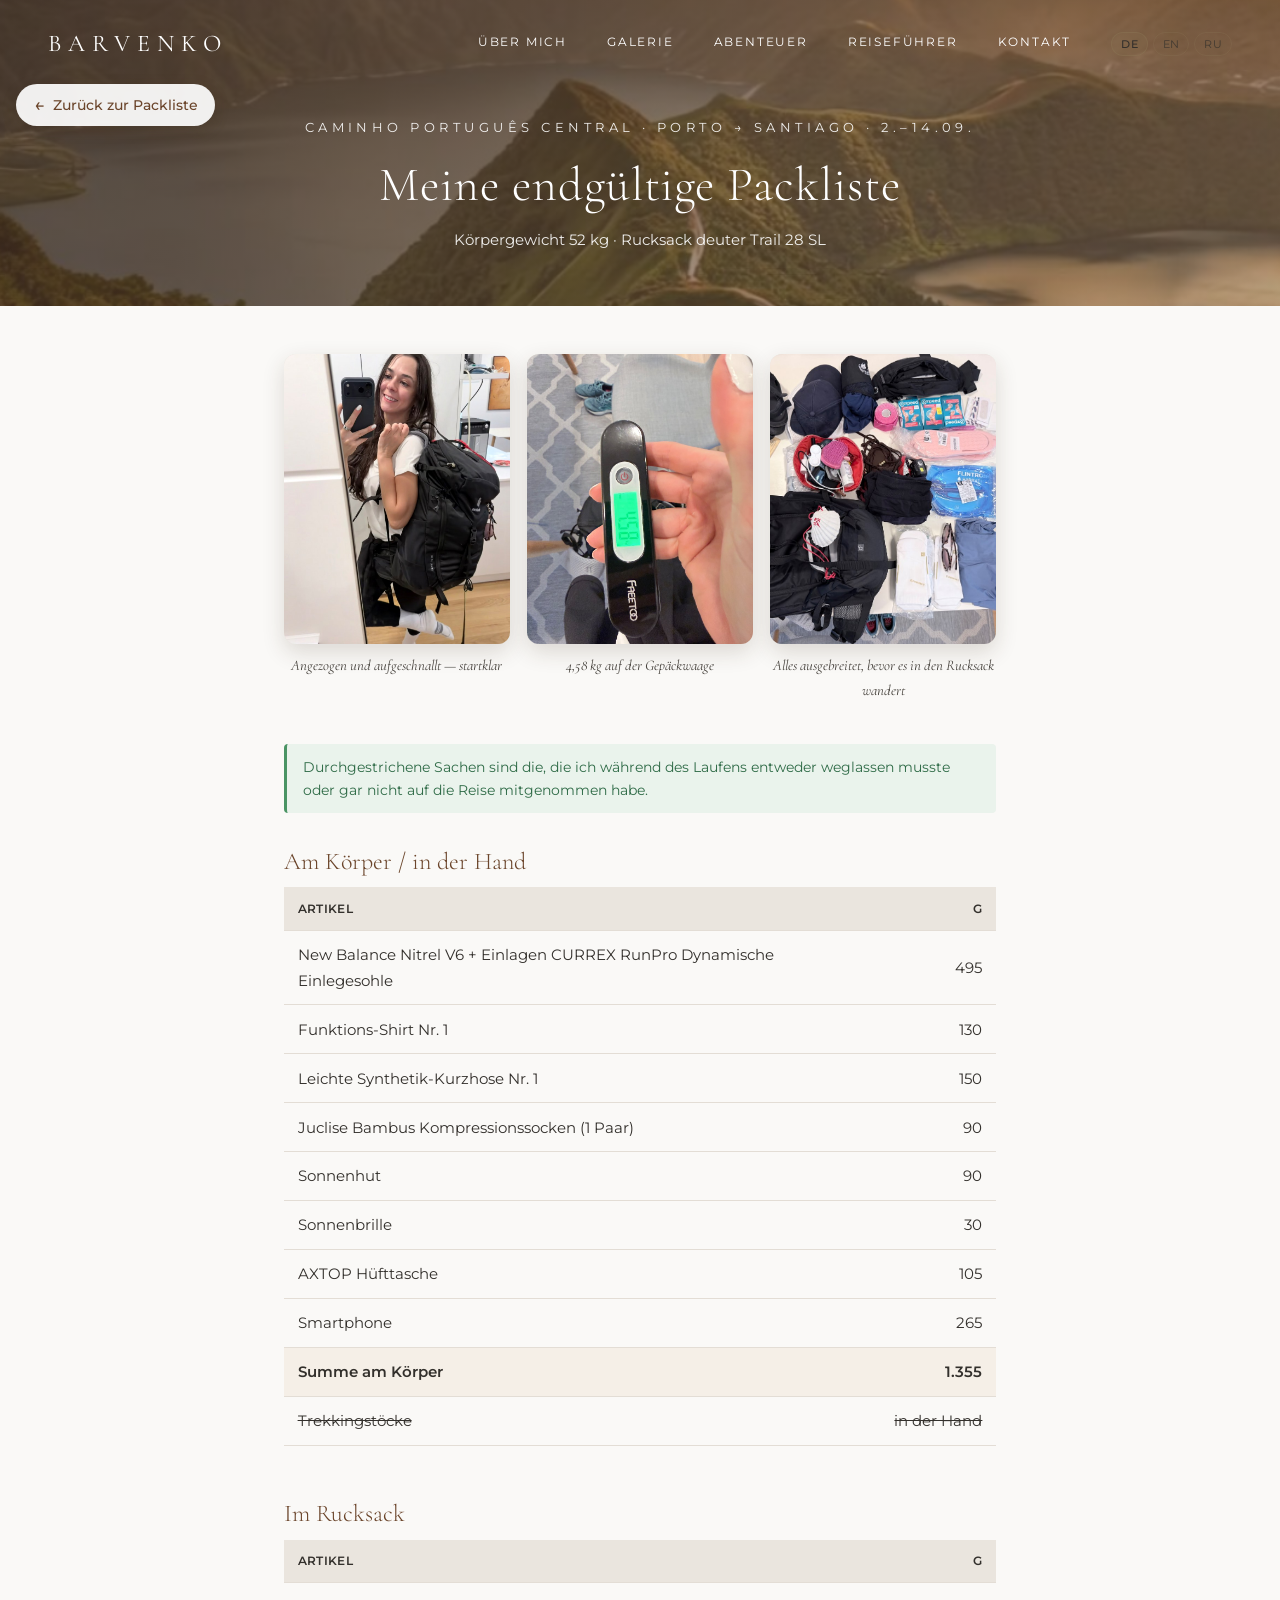
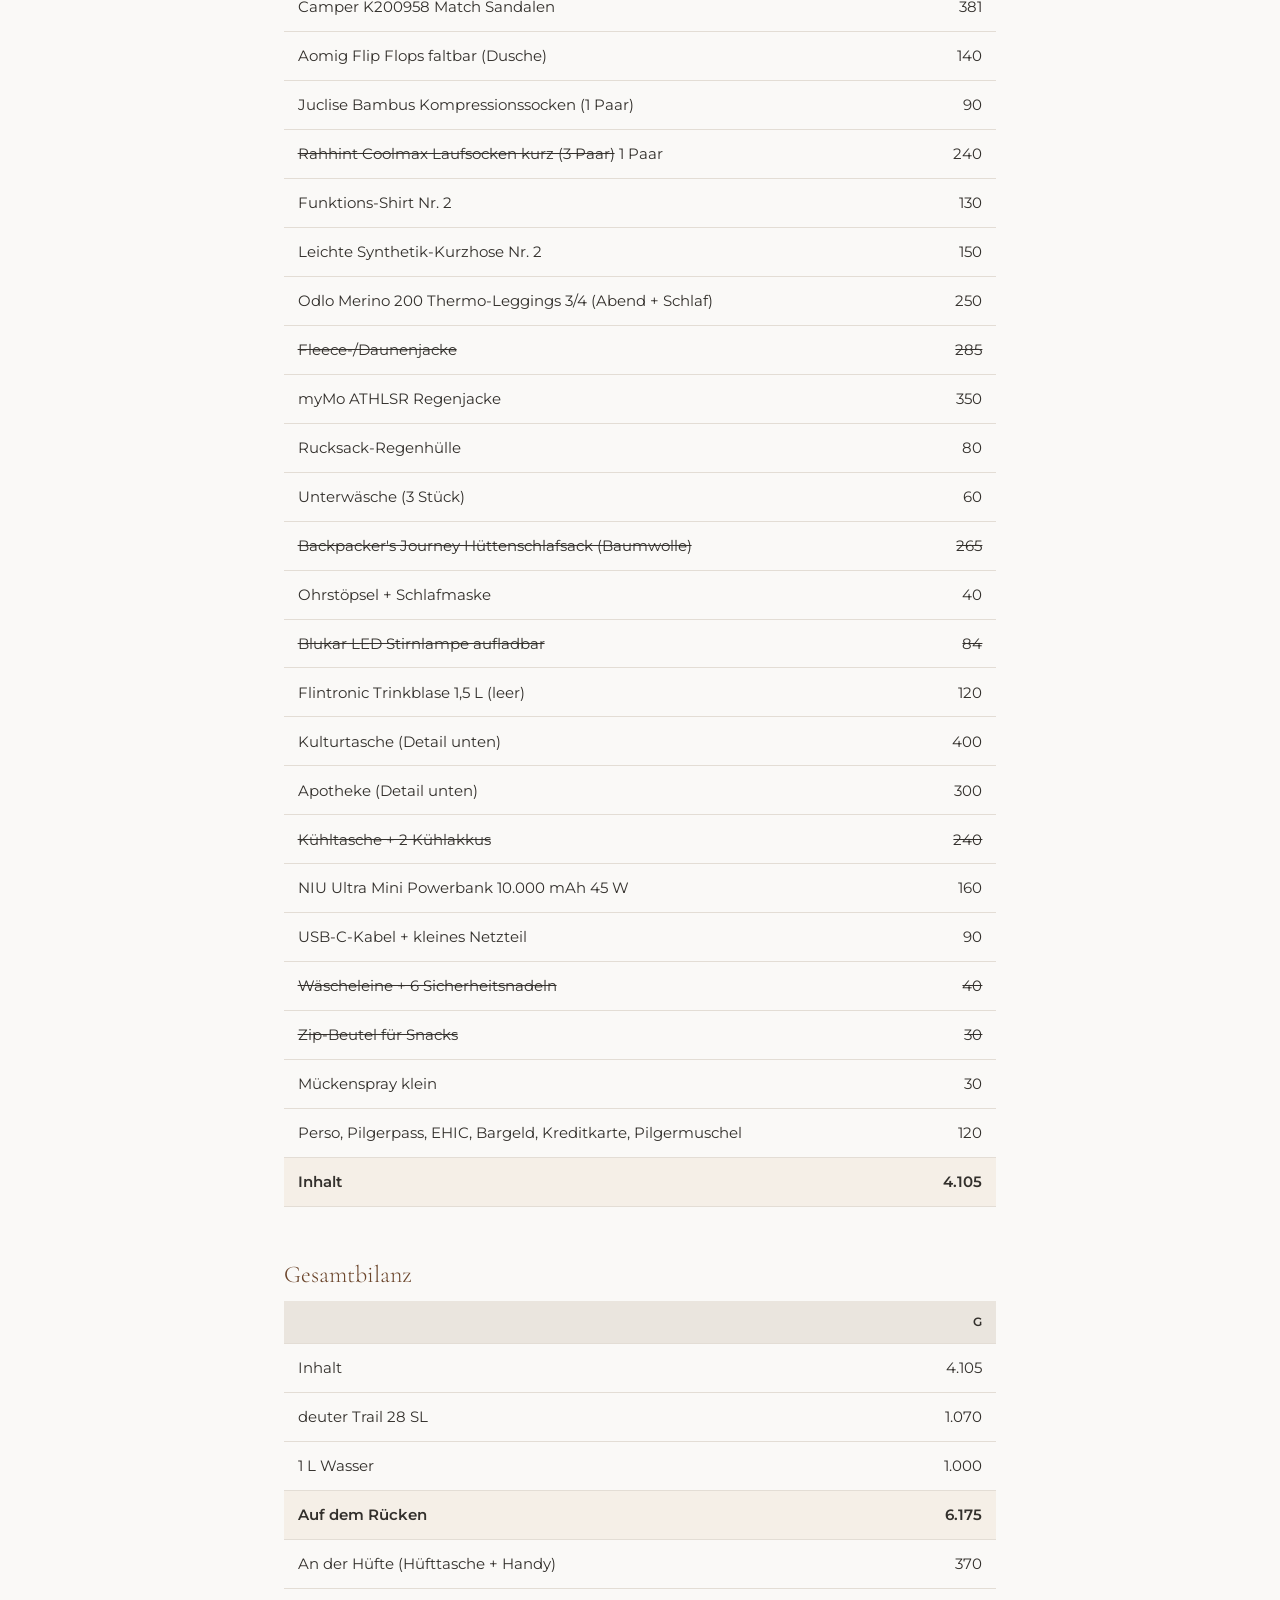
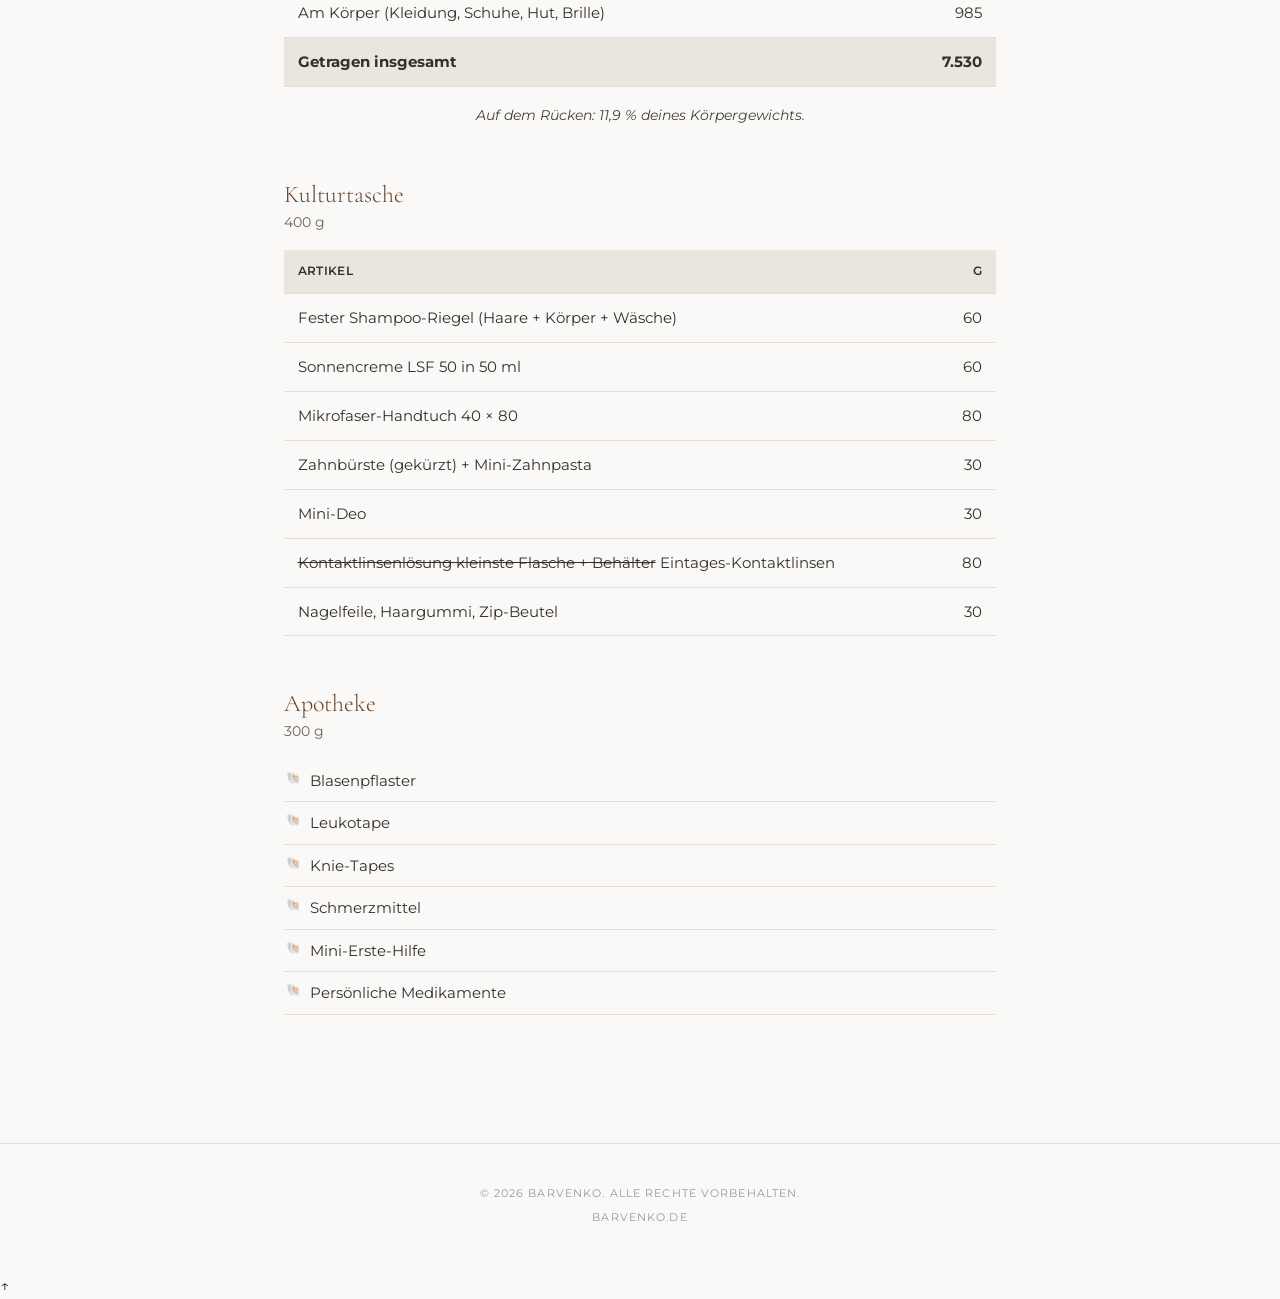
<file: packliste-final.html>
<!DOCTYPE html>
<html lang="de">
<head>
    <meta charset="UTF-8">
    <meta name="viewport" content="width=device-width, initial-scale=1.0">
    <title data-i18n="doc.title">Endgültige Packliste — Camino Portugués | Barvenko</title>
    <link rel="stylesheet" href="css/style.css">
    <link rel="preconnect" href="https://fonts.googleapis.com">
    <link rel="preconnect" href="https://fonts.gstatic.com" crossorigin>
    <link href="https://fonts.googleapis.com/css2?family=Cormorant+Garamond:ital,wght@0,300;0,400;0,600;1,300;1,400&family=Montserrat:wght@300;400;500&display=swap" rel="stylesheet">
    <script src="js/uebersetzungen/packliste-final.js"></script>
    <script src="js/i18n.js"></script>
    <link rel="stylesheet" href="css/packliste-final.css">
</head>
<body>

    <!-- Navigation -->
    <nav class="navbar">
        <a href="index.html#hero" class="nav-logo">BARVENKO</a>
        <div class="nav-links">
            <a href="index.html#about" data-i18n="nav.about">Über mich</a>
            <a href="index.html#gallery" data-i18n="nav.gallery">Galerie</a>
            <a href="index.html#adventures" data-i18n="nav.adventures">Abenteuer</a>
            <a href="jakobsweg.html#toc" data-i18n="nav.jakobsweg">Reiseführer</a>
            <a href="index.html#contact" data-i18n="nav.contact">Kontakt</a>
            <div class="lang-switch">
                <button data-lang="de" onclick="I18N_setLang('de')">DE</button>
                <button data-lang="en" onclick="I18N_setLang('en')">EN</button>
                <button data-lang="ru" onclick="I18N_setLang('ru')">RU</button>
            </div>
        </div>
        <button class="nav-toggle" data-i18n-aria-label="nav.toggle" aria-label="Menü öffnen">
            <span></span><span></span><span></span>
        </button>
    </nav>

    <a href="jakobsweg.html#packliste" class="pf-back"><span class="arrow">←</span> <span data-i18n="pf.back">Zurück zur Packliste</span></a>

    <header class="pf-hero">
        <div>
            <p class="kicker" data-i18n="pf.kicker">Caminho Português Central · Porto → Santiago · 2.–14.09.</p>
            <h1 data-i18n="pf.h1">Meine endgültige Packliste</h1>
            <p class="sub" data-i18n="pf.sub">Körpergewicht 52 kg · Rucksack deuter Trail 28 SL</p>
        </div>
    </header>

    <div class="pf-wrap">

        <div class="pf-gallery">
            <div class="pf-gallery-grid">
                <figure class="pf-gallery-item"><img src="images/jakobsweg/packliste-final-rucksack.jpg" alt="Angezogen und mit gepacktem Rucksack, startklar"></figure>
                <figure class="pf-gallery-item"><img src="images/jakobsweg/packliste-final-waage.jpg" alt="Gepäckwaage zeigt 4,58 kg"></figure>
                <figure class="pf-gallery-item"><img src="images/jakobsweg/packliste-final-ausgebreitet.jpg" alt="Alle Packliste-Gegenstände auf dem Tisch ausgebreitet"></figure>
            </div>
            <div class="pf-gallery-grid">
                <p class="pf-gallery-cap" data-i18n="pf.foto.1">Angezogen und aufgeschnallt — startklar</p>
                <p class="pf-gallery-cap" data-i18n="pf.foto.2">4,58 kg auf der Gepäckwaage</p>
                <p class="pf-gallery-cap" data-i18n="pf.foto.3">Alles ausgebreitet, bevor es in den Rucksack wandert</p>
            </div>
        </div>

        <p class="pf-legend" data-i18n="pf.legend">Durchgestrichene Sachen sind die, die ich während des Laufens entweder weglassen musste oder gar nicht auf die Reise mitgenommen habe.</p>

        <div class="pf-section">
            <h2 data-i18n="pf.h2.koerper">Am Körper / in der Hand</h2>
            <div class="guide-table-wrap">
            <table class="guide-table">
                <tr><th data-i18n="pf.th.artikel">Artikel</th><th data-i18n="pf.th.gramm">g</th></tr>
                <tr><td data-i18n="pf.koerper.1">New Balance Nitrel V6 + Einlagen CURREX RunPro Dynamische Einlegesohle </td><td>495</td></tr>
                <tr><td data-i18n="pf.koerper.2">Funktions-Shirt Nr. 1</td><td>130</td></tr>
                <tr><td data-i18n="pf.koerper.3">Leichte Synthetik-Kurzhose Nr. 1</td><td>150</td></tr>
                <tr><td data-i18n="pf.koerper.4">Juclise Bambus Kompressionssocken (1 Paar)</td><td>90</td></tr>
                <tr><td data-i18n="pf.koerper.5">Sonnenhut</td><td>90</td></tr>
                <tr><td data-i18n="pf.koerper.6">Sonnenbrille</td><td>30</td></tr>
                <tr><td data-i18n="pf.koerper.7">AXTOP Hüfttasche</td><td>105</td></tr>
                <tr><td data-i18n="pf.koerper.8">Smartphone</td><td>265</td></tr>
                <tr class="pf-sum"><td data-i18n="pf.koerper.sum">Summe am Körper</td><td>1.355</td></tr>
                <tr><td><s data-i18n="pf.koerper.stoecke">Trekkingstöcke</s></td><td><s data-i18n="pf.koerper.inderhand">in der Hand</s></td></tr>
            </table>
            </div>
        </div>

        <div class="pf-section">
            <h2 data-i18n="pf.h2.rucksack">Im Rucksack</h2>
            <div class="guide-table-wrap">
            <table class="guide-table">
                <tr><th data-i18n="pf.th.artikel">Artikel</th><th data-i18n="pf.th.gramm">g</th></tr>
                <tr><td data-i18n="pf.rucksack.1">Camper K200958 Match Sandalen</td><td>381</td></tr>
                <tr><td data-i18n="pf.rucksack.2">Aomig Flip Flops faltbar (Dusche)</td><td>140</td></tr>
                <tr><td data-i18n="pf.rucksack.3">Juclise Bambus Kompressionssocken (1 Paar)</td><td>90</td></tr>
                <tr><td><s data-i18n="pf.rucksack.4">Rahhint Coolmax Laufsocken kurz (3 Paar)</s> 1 Paar</td><td>240</td></tr>
                <tr><td data-i18n="pf.rucksack.5">Funktions-Shirt Nr. 2</td><td>130</td></tr>
                <tr><td data-i18n="pf.rucksack.6">Leichte Synthetik-Kurzhose Nr. 2</td><td>150</td></tr>
                <tr><td data-i18n="pf.rucksack.7">Odlo Merino 200 Thermo-Leggings 3/4 (Abend + Schlaf)</td><td>250</td></tr>
                <tr><td><s data-i18n="pf.rucksack.8">Fleece-/Daunenjacke</s></td><td><s>285</s></td></tr>
                <tr><td data-i18n="pf.rucksack.9">myMo ATHLSR Regenjacke</td><td>350</td></tr>
                <tr><td data-i18n="pf.rucksack.10">Rucksack-Regenhülle</td><td>80</td></tr>
                <tr><td data-i18n="pf.rucksack.11">Unterwäsche (3 Stück)</td><td>60</td></tr>
                <tr><td><s data-i18n="pf.rucksack.12">Backpacker's Journey Hüttenschlafsack (Baumwolle)</s></td><td><s>265</s></td></tr>
                <tr><td data-i18n="pf.rucksack.13">Ohrstöpsel + Schlafmaske</td><td>40</td></tr>
                <tr><td><s data-i18n="pf.rucksack.14">Blukar LED Stirnlampe aufladbar</s></td><td><s>84</s></td></tr>
                <tr><td data-i18n="pf.rucksack.15">Flintronic Trinkblase 1,5 L (leer)</td><td>120</td></tr>
                <tr><td data-i18n="pf.rucksack.17">Kulturtasche (Detail unten)</td><td>400</td></tr>
                <tr><td data-i18n="pf.rucksack.18">Apotheke (Detail unten)</td><td>300</td></tr>
                <tr><td><s data-i18n="pf.rucksack.19">Kühltasche + 2 Kühlakkus</s></td><td><s>240</s></td></tr>
                <tr><td data-i18n="pf.rucksack.20">NIU Ultra Mini Powerbank 10.000 mAh 45 W</td><td>160</td></tr>
                <tr><td data-i18n="pf.rucksack.21">USB-C-Kabel + kleines Netzteil</td><td>90</td></tr>
                <tr><td><s data-i18n="pf.rucksack.22">Wäscheleine + 6 Sicherheitsnadeln</s></td><td><s>40</s></td></tr>
                <tr><td><s data-i18n="pf.rucksack.23">Zip-Beutel für Snacks</s></td><td><s>30</s></td></tr>
                <tr><td data-i18n="pf.rucksack.24">Mückenspray klein</td><td>30</td></tr>
                <tr><td data-i18n="pf.rucksack.25">Perso, Pilgerpass, EHIC, Bargeld, Kreditkarte, Pilgermuschel</td><td>120</td></tr>
                <tr class="pf-sum"><td data-i18n="pf.rucksack.sum">Inhalt</td><td>4.105</td></tr>
            </table>
            </div>
        </div>

        <div class="pf-section">
            <h2 data-i18n="pf.h2.bilanz">Gesamtbilanz</h2>
            <div class="guide-table-wrap">
            <table class="guide-table">
                <tr><th></th><th data-i18n="pf.th.gramm">g</th></tr>
                <tr><td data-i18n="pf.bilanz.inhalt">Inhalt</td><td>4.105</td></tr>
                <tr><td>deuter Trail 28 SL</td><td>1.070</td></tr>
                <tr><td data-i18n="pf.bilanz.wasser">1 L Wasser</td><td>1.000</td></tr>
                <tr class="pf-sum"><td data-i18n="pf.bilanz.ruecken">Auf dem Rücken</td><td>6.175</td></tr>
                <tr><td data-i18n="pf.bilanz.huefte">An der Hüfte (Hüfttasche + Handy)</td><td>370</td></tr>
                <tr><td data-i18n="pf.bilanz.koerper">Am Körper (Kleidung, Schuhe, Hut, Brille)</td><td>985</td></tr>
                <tr class="pf-total"><td data-i18n="pf.bilanz.total">Getragen insgesamt</td><td>7.530</td></tr>
            </table>
            </div>
            <p class="pf-note" data-i18n="pf.bilanz.note">Auf dem Rücken: 11,9 % deines Körpergewichts.</p>
        </div>

        <div class="pf-section">
            <h2 data-i18n="pf.h2.kultur">Kulturtasche</h2>
            <p class="pf-body-note" data-i18n="pf.kultur.gramm">400 g</p>
            <div class="guide-table-wrap">
            <table class="guide-table">
                <tr><th data-i18n="pf.th.artikel">Artikel</th><th data-i18n="pf.th.gramm">g</th></tr>
                <tr><td data-i18n="pf.kultur.1">Fester Shampoo-Riegel (Haare + Körper + Wäsche)</td><td>60</td></tr>
                <tr><td data-i18n="pf.kultur.2">Sonnencreme LSF 50 in 50 ml</td><td>60</td></tr>
                <tr><td data-i18n="pf.kultur.3">Mikrofaser-Handtuch 40 × 80</td><td>80</td></tr>
                <tr><td data-i18n="pf.kultur.4">Zahnbürste (gekürzt) + Mini-Zahnpasta</td><td>30</td></tr>
                <tr><td data-i18n="pf.kultur.5">Mini-Deo</td><td>30</td></tr>
                <tr><td><s data-i18n="pf.kultur.6">Kontaktlinsenlösung kleinste Flasche + Behälter</s> Eintages-Kontaktlinsen</td><td>80</td></tr>
                <tr><td data-i18n="pf.kultur.7">Nagelfeile, Haargummi, Zip-Beutel</td><td>30</td></tr>
            </table>
            </div>
        </div>

        <div class="pf-section">
            <h2 data-i18n="pf.h2.apotheke">Apotheke</h2>
            <p class="pf-body-note" data-i18n="pf.apotheke.gramm">300 g</p>
            <ul class="pf-list">
                <li data-i18n="pf.apotheke.1">Blasenpflaster</li>
                <li data-i18n="pf.apotheke.2">Leukotape</li>
                <li data-i18n="pf.apotheke.3">Knie-Tapes</li>
                <li data-i18n="pf.apotheke.5">Schmerzmittel</li>
                <li data-i18n="pf.apotheke.6">Mini-Erste-Hilfe</li>
                <li data-i18n="pf.apotheke.8">Persönliche Medikamente</li>
            </ul>
        </div>

    </div>

    <!-- Fußzeile -->
    <footer class="footer">
        <p data-i18n="footer.rights">&copy; 2026 Barvenko. Alle Rechte vorbehalten.</p>
        <p><a href="index.html">barvenko.de</a></p>
    </footer>

    <a href="#top" class="back-to-top" data-i18n-aria-label="footer.top" aria-label="Nach oben">↑</a>

    <script src="js/navigation.js"></script>

    <div class="pf-lightbox" id="pf-lightbox">
        <button class="pf-lightbox-nav pf-lightbox-prev" id="pf-lightbox-prev" data-i18n-aria-label="pf.lightbox.prev" aria-label="Vorheriges Bild">‹</button>
        <div class="pf-lightbox-figure">
            <button class="pf-lightbox-close" id="pf-lightbox-close" data-i18n-aria-label="pf.lightbox.close" aria-label="Schließen">&times;</button>
            <img id="pf-lightbox-img" alt="">
            <p class="pf-lightbox-cap" id="pf-lightbox-cap"></p>
        </div>
        <button class="pf-lightbox-nav pf-lightbox-next" id="pf-lightbox-next" data-i18n-aria-label="pf.lightbox.next" aria-label="Nächstes Bild">›</button>
    </div>
    <script src="js/packliste-final.js"></script>

</body>
</html>
</file>
<file: css/style.css>
/* Gemeinsame Styles aller öffentlichen Seiten (Navigation, Footer, Startseite, Sprachumschalter) */

/* ===== Grundlagen & Reset ===== */
*, *::before, *::after {
    margin: 0;
    padding: 0;
    box-sizing: border-box;
}

html {
    scroll-behavior: smooth;
}

body {
    font-family: 'Montserrat', sans-serif;
    font-weight: 300;
    color: #2c2c2c;
    background-color: #faf9f7;
    line-height: 1.7;
    overflow-x: hidden;
}

h1, h2, h3 {
    font-family: 'Cormorant Garamond', serif;
    font-weight: 300;
}

a {
    text-decoration: none;
    color: inherit;
    transition: opacity 0.3s ease;
}

a:hover {
    opacity: 0.7;
}

img {
    display: block;
    width: 100%;
    height: 100%;
    object-fit: cover;
}

/* ===== Navigation ===== */
.navbar {
    position: fixed;
    top: 0;
    left: 0;
    width: 100%;
    display: flex;
    justify-content: space-between;
    align-items: center;
    padding: 1.5rem 3rem;
    z-index: 1000;
    transition: all 0.4s ease;
}

.navbar.scrolled {
    background: rgba(250, 249, 247, 0.95);
    backdrop-filter: blur(10px);
    padding: 1rem 3rem;
    box-shadow: 0 1px 20px rgba(0, 0, 0, 0.05);
}

.nav-logo {
    font-family: 'Cormorant Garamond', serif;
    font-size: 1.5rem;
    font-weight: 400;
    letter-spacing: 0.3em;
    color: #fff;
    transition: color 0.4s ease;
}

.navbar.scrolled .nav-logo {
    color: #2c2c2c;
}

.nav-links {
    display: flex;
    gap: 2.5rem;
}

.nav-links a {
    font-size: 0.75rem;
    letter-spacing: 0.15em;
    text-transform: uppercase;
    color: #fff;
    transition: color 0.4s ease, opacity 0.3s ease;
}

.navbar.scrolled .nav-links a {
    color: #2c2c2c;
}

.nav-toggle {
    display: none;
    background: none;
    border: none;
    cursor: pointer;
    flex-direction: column;
    gap: 5px;
    z-index: 1001;
}

.nav-toggle span {
    width: 24px;
    height: 1.5px;
    background: #fff;
    transition: all 0.3s ease;
}

.navbar.scrolled .nav-toggle span {
    background: #2c2c2c;
}

/* ===== Titelbild (Hero) ===== */
.hero {
    position: relative;
    height: 30vh;
    min-height: 400px;
    display: flex;
    align-items: center;
    justify-content: center;
}

.hero-image {
    position: absolute;
    inset: 0;
    z-index: -2;
}

.hero-overlay {
    position: absolute;
    inset: 0;
    background: linear-gradient(
        to bottom,
        rgba(0, 0, 0, 0.3) 0%,
        rgba(0, 0, 0, 0.1) 50%,
        rgba(0, 0, 0, 0.4) 100%
    );
    z-index: -1;
}

.hero-content {
    text-align: center;
    color: #fff;
}

.hero-content h1 {
    font-size: clamp(2.5rem, 7vw, 5rem);
    font-weight: 300;
    letter-spacing: 0.08em;
    margin-bottom: 1rem;
    line-height: 1.2;
}

.hero-subtitle {
    font-size: clamp(0.85rem, 1.5vw, 1.1rem);
    letter-spacing: 0.25em;
    text-transform: uppercase;
    opacity: 0.9;
}

.hero-scroll {
    display: inline-block;
    margin-top: 3rem;
    font-size: 1.5rem;
    color: #fff;
    animation: bounce 2s infinite;
}

@keyframes bounce {
    0%, 20%, 50%, 80%, 100% { transform: translateY(0); }
    40% { transform: translateY(-10px); }
    60% { transform: translateY(-5px); }
}

/* ===== Über mich ===== */
.about {
    padding: 8rem 3rem;
    max-width: 1200px;
    margin: 0 auto;
}

.about-container {
    display: grid;
    grid-template-columns: 1fr 1fr;
    gap: 4rem;
    align-items: center;
}

.about-image {
    position: relative;
    aspect-ratio: 3/4;
    overflow: hidden;
}

.about-image img {
    transition: transform 0.6s ease;
}

.about-image:hover img {
    transform: scale(1.03);
}

.about-text h2 {
    font-size: clamp(2rem, 4vw, 3rem);
    margin-bottom: 1.5rem;
    letter-spacing: 0.03em;
}

.about-text p {
    font-size: 0.95rem;
    margin-bottom: 1rem;
    color: #555;
}

.about-link {
    color: #2c2c2c;
    text-decoration: underline;
    text-underline-offset: 3px;
    font-weight: 500;
}

.about-signature {
    font-family: 'Cormorant Garamond', serif;
    font-style: italic;
    font-size: 1.2rem !important;
    color: #2c2c2c !important;
    margin-top: 1.5rem !important;
}

/* ===== Galerie ===== */
.gallery {
    padding: 6rem 3rem;
    background: #f0eeeb;
}

.gallery h2 {
    text-align: center;
    font-size: clamp(2rem, 4vw, 3rem);
    margin-bottom: 3rem;
    letter-spacing: 0.05em;
}

.gallery-grid {
    max-width: 1200px;
    margin: 0 auto;
    display: grid;
    grid-template-columns: repeat(3, 1fr);
    grid-auto-rows: 250px;
    gap: 1rem;
}

.gallery-item {
    overflow: hidden;
    position: relative;
}

.gallery-item img {
    transition: transform 0.6s ease;
}

.gallery-item:hover img {
    transform: scale(1.05);
}

.gallery-item--tall {
    grid-row: span 2;
}

.gallery-item--wide {
    grid-column: span 2;
}

/* ===== Abenteuer ===== */
.adventures {
    padding: 8rem 3rem;
    max-width: 1200px;
    margin: 0 auto;
}

.adventures h2 {
    text-align: center;
    font-size: clamp(2rem, 4vw, 3rem);
    margin-bottom: 3rem;
    letter-spacing: 0.05em;
}

.adventures-grid {
    display: grid;
    grid-template-columns: repeat(3, 1fr);
    gap: 2rem;
}

.adventure-card {
    position: relative;
    aspect-ratio: 3/4;
    overflow: hidden;
    cursor: pointer;
}

.adventure-card img {
    transition: transform 0.6s ease;
}

.adventure-card:hover img {
    transform: scale(1.05);
}

.adventure-info {
    position: absolute;
    bottom: 0;
    left: 0;
    right: 0;
    padding: 2rem 1.5rem;
    background: linear-gradient(to top, rgba(0,0,0,0.7) 0%, transparent 100%);
    color: #fff;
    transform: translateY(20px);
    opacity: 0;
    transition: all 0.4s ease;
}

.adventure-card:hover .adventure-info {
    transform: translateY(0);
    opacity: 1;
}

.adventure-info h3 {
    font-size: 1.4rem;
    margin-bottom: 0.5rem;
    letter-spacing: 0.03em;
}

.adventure-info p {
    font-size: 0.8rem;
    opacity: 0.9;
    letter-spacing: 0.02em;
}

/* ===== Hervorgehobenes Abenteuer (Jakobsweg) ===== */
.adventure-feature {
    display: block;
    margin-top: 2rem;
    padding: 3rem;
    border-radius: 8px;
    color: #fff;
    background:
        linear-gradient(135deg, rgba(70,50,35,0.85), rgba(120,90,60,0.7)),
        linear-gradient(to right, #c9b39c 0%, #8a6f57 60%, #5c4732 100%);
    transition: transform 0.4s ease, box-shadow 0.4s ease;
}

.adventure-feature--jakobsweg {
    background:
        linear-gradient(135deg, rgba(70,50,35,0.82), rgba(120,90,60,0.68)),
        url('../images/jakobsweg/deko-bergpfad.png');
    background-size: cover;
    background-position: center 25%;
}

.adventure-feature:hover {
    opacity: 1;
    transform: translateY(-3px);
    box-shadow: 0 14px 40px rgba(92, 71, 50, 0.3);
}

.adventure-feature-text {
    max-width: 640px;
}

.adventure-feature-kicker {
    display: inline-block;
    font-size: 0.7rem;
    letter-spacing: 0.25em;
    text-transform: uppercase;
    opacity: 0.9;
    margin-bottom: 0.8rem;
}

.adventure-feature h3 {
    font-family: 'Cormorant Garamond', serif;
    font-size: clamp(1.6rem, 3.5vw, 2.4rem);
    font-weight: 300;
    letter-spacing: 0.03em;
    margin-bottom: 0.8rem;
}

.adventure-feature p {
    font-size: 0.9rem;
    opacity: 0.92;
    margin-bottom: 1.5rem;
}

.adventure-feature-btn {
    display: inline-block;
    border: 1px solid rgba(255, 255, 255, 0.7);
    padding: 0.7rem 1.6rem;
    font-size: 0.72rem;
    letter-spacing: 0.15em;
    text-transform: uppercase;
    transition: all 0.3s ease;
}

.adventure-feature:hover .adventure-feature-btn {
    background: #fff;
    color: #5c4732;
}

/* ===== Kontakt ===== */
.contact {
    padding: 8rem 3rem;
    text-align: center;
    background: #f0eeeb;
}

.contact h2 {
    font-size: clamp(2rem, 4vw, 3rem);
    margin-bottom: 1.5rem;
    letter-spacing: 0.05em;
}

.contact-text {
    font-size: 0.95rem;
    color: #555;
    max-width: 500px;
    margin: 0 auto 2rem;
}

.contact-email {
    display: inline-block;
    font-family: 'Cormorant Garamond', serif;
    font-size: 1.5rem;
    color: #2c2c2c;
    border-bottom: 1px solid #2c2c2c;
    padding-bottom: 2px;
    margin-bottom: 2.5rem;
    transition: opacity 0.3s ease;
}

.social-links {
    display: flex;
    justify-content: center;
    gap: 2rem;
}

.social-links a {
    font-size: 0.75rem;
    letter-spacing: 0.15em;
    text-transform: uppercase;
    color: #555;
}

/* ===== Footer ===== */
.footer {
    padding: 2.5rem 3rem;
    text-align: center;
    border-top: 1px solid #e0ddd9;
}

.footer p {
    font-size: 0.7rem;
    letter-spacing: 0.1em;
    text-transform: uppercase;
    color: #999;
    margin-bottom: 0.3rem;
}

.footer a {
    color: #999;
}

/* ===== Mobile Ansicht (Responsive) ===== */
@media (max-width: 900px) {
    .about-container {
        grid-template-columns: 1fr;
        gap: 2.5rem;
    }

    .about-image {
        max-width: 400px;
        margin: 0 auto;
    }

    .gallery-grid {
        grid-template-columns: repeat(2, 1fr);
        grid-auto-rows: 200px;
    }

    .gallery-item--wide {
        grid-column: span 1;
    }

    .adventures-grid {
        grid-template-columns: 1fr;
        max-width: 400px;
        margin: 0 auto;
    }
}

@media (max-width: 600px) {
    .navbar {
        padding: 1.2rem 1.5rem;
    }

    .navbar.scrolled {
        padding: 0.8rem 1.5rem;
    }

    .nav-links {
        position: fixed;
        top: 0;
        right: -100%;
        width: 100%;
        height: 100vh;
        background: rgba(250, 249, 247, 0.98);
        flex-direction: column;
        align-items: center;
        justify-content: center;
        gap: 2rem;
        transition: right 0.4s ease;
    }

    .nav-links.active {
        right: 0;
    }

    .nav-links a {
        color: #2c2c2c;
        font-size: 0.9rem;
    }

    .nav-toggle {
        display: flex;
    }

    .nav-toggle.active span:nth-child(1) {
        transform: rotate(45deg) translate(5px, 5px);
    }

    .nav-toggle.active span:nth-child(2) {
        opacity: 0;
    }

    .nav-toggle.active span:nth-child(3) {
        transform: rotate(-45deg) translate(5px, -5px);
    }

    .about {
        padding: 5rem 1.5rem;
    }

    .gallery {
        padding: 4rem 1rem;
    }

    .gallery-grid {
        grid-template-columns: 1fr;
        grid-auto-rows: 250px;
    }

    .gallery-item--tall {
        grid-row: span 1;
    }

    .adventures {
        padding: 5rem 1.5rem;
    }

    .adventure-feature {
        padding: 2rem 1.5rem;
    }

    .contact {
        padding: 5rem 1.5rem;
    }
}

.stage-img {
    max-width: 100%;
    border-radius: 8px;
    margin: 0.75rem 0 1rem;
    display: block;
}

/* ===== Sprachumschalter ===== */
.lang-switch {
    display: flex;
    gap: 0.3rem;
    align-items: center;
}
.lang-switch button {
    background: transparent;
    border: 1px solid rgba(140,120,90,0.35);
    color: inherit;
    font-family: 'Montserrat', sans-serif;
    font-size: 0.7rem;
    letter-spacing: 0.05em;
    padding: 0.25rem 0.55rem;
    border-radius: 20px;
    cursor: pointer;
    opacity: 0.75;
    transition: opacity 0.2s ease, background 0.2s ease;
}
.lang-switch button:hover { opacity: 1; }
.lang-switch button.active {
    opacity: 1;
    background: rgba(140,120,90,0.15);
    font-weight: 500;
}
</file>
<file: css/geschichte-legenden.css>
/* Geschichte & Legenden: seitenspezifische Styles */

:root { --accent: #8a5a38; --accent-dark: #6b452b; --line: #e3ddd5; --text: #33302c; --text-soft: #45413b; }
body { font-weight: 400; color: var(--text); }

.gl-back {
    position: fixed; top: 84px; left: 1rem; z-index: 15;
    display: inline-flex; align-items: center; gap: 0.5rem;
    background: rgba(255,255,255,0.92); color: var(--accent-dark);
    padding: 0.6rem 1.1rem; border-radius: 999px; text-decoration: none;
    font-size: 0.85rem; font-weight: 500; box-shadow: 0 4px 14px rgba(60,45,25,0.25);
}
.gl-back:hover { background: #fff; opacity: 1; }
.gl-back .arrow { font-size: 1.1rem; line-height: 1; }
@media (max-width: 700px) { .gl-back { top: 70px; } }

.gl-hero {
    min-height: 38vh; display: flex; align-items: center; justify-content: center; text-align: center;
    color: #fff; padding: 7rem 1.5rem 3rem; position: relative;
    background: linear-gradient(135deg, rgba(70,50,35,0.72), rgba(120,90,60,0.55)), url('../images/jakobsweg/deko-camino-schild.png');
    background-size: cover; background-position: center 40%;
}
.gl-hero .kicker { font-size: 0.8rem; letter-spacing: 0.35em; text-transform: uppercase; opacity: 0.9; margin-bottom: 1rem; }
.gl-hero h1 { font-family: 'Cormorant Garamond', serif; font-size: clamp(2rem, 5vw, 3.2rem); letter-spacing: 0.02em; line-height: 1.25; }
.gl-hero .sub { margin-top: 0.8rem; font-size: 1rem; opacity: 0.92; max-width: 560px; margin-left: auto; margin-right: auto; }

.gl-wrap { max-width: 780px; margin: 0 auto; padding: 3rem 1.5rem 5rem; }

.gl-daynav { display: flex; flex-wrap: wrap; gap: 0.5rem; justify-content: center; margin-bottom: 3rem; }
.gl-daynav a {
    border: 1px solid var(--line); color: var(--accent-dark); font-weight: 500;
    padding: 0.4rem 0.85rem; border-radius: 30px; font-size: 0.8rem; text-decoration: none;
    transition: all 0.25s ease;
}
.gl-daynav a:hover { border-color: var(--accent); background: var(--accent); color: #fff; opacity: 1; }

.gl-intro { margin-bottom: 3rem; }
.gl-intro h2 { font-family: 'Cormorant Garamond', serif; font-size: 1.7rem; color: var(--accent-dark); margin: 0 0 0.6rem; }
.gl-intro + .gl-intro { margin-top: -1.5rem; }

.gl-day { margin-bottom: 3.5rem; padding-bottom: 3.5rem; border-bottom: 1px solid var(--line); scroll-margin-top: 90px; }
.gl-day:last-of-type { border-bottom: none; }
.gl-day h2 { font-family: 'Cormorant Garamond', serif; font-size: 1.65rem; color: var(--accent-dark); margin: 0 0 1.2rem; line-height: 1.3; }
.gl-day h3 { font-size: 1.05rem; font-weight: 600; color: var(--text); margin: 1.6rem 0 0.5rem; }
.gl-day p { color: var(--text-soft); font-size: 1rem; line-height: 1.78; margin: 0 0 1rem; }
.gl-day em { color: var(--accent-dark); font-style: italic; }

.story-tip {
    border-left: 3px solid var(--accent); background: #f5efe7; padding: 0.9rem 1.2rem; margin: 1.2rem 0 1.4rem;
    font-size: 0.96rem; line-height: 1.7; color: var(--text-soft); border-radius: 0 6px 6px 0;
}

.gl-outro h2 { font-family: 'Cormorant Garamond', serif; font-size: 1.5rem; color: var(--accent-dark); margin: 0 0 1rem; }
</file>
<file: css/packliste-final.css>
/* Endgültige Packliste: Listen, Fotogalerie und Lightbox */

:root { --accent: #8a5a38; --accent-dark: #6b452b; --line: #e3ddd5; --text: #33302c; --text-soft: #45413b; }
body { font-weight: 400; color: var(--text); }

.pf-back {
    position: fixed; top: 84px; left: 1rem; z-index: 15;
    display: inline-flex; align-items: center; gap: 0.5rem;
    background: rgba(255,255,255,0.92); color: var(--accent-dark);
    padding: 0.6rem 1.1rem; border-radius: 999px; text-decoration: none;
    font-size: 0.85rem; font-weight: 500; box-shadow: 0 4px 14px rgba(60,45,25,0.25);
}
.pf-back:hover { background: #fff; opacity: 1; }
.pf-back .arrow { font-size: 1.1rem; line-height: 1; }
@media (max-width: 700px) { .pf-back { top: 70px; } }

.pf-hero {
    min-height: 34vh; display: flex; align-items: center; justify-content: center; text-align: center;
    color: #fff; padding: 7rem 1.5rem 3rem; position: relative;
    background: linear-gradient(135deg, rgba(70,50,35,0.72), rgba(120,90,60,0.55)), url('../images/jakobsweg/deko-bergpfad.png');
    background-size: cover; background-position: center 30%;
}
.pf-hero .kicker { font-size: 0.8rem; letter-spacing: 0.35em; text-transform: uppercase; opacity: 0.9; margin-bottom: 1rem; }
.pf-hero h1 { font-family: 'Cormorant Garamond', serif; font-size: clamp(1.9rem, 4.5vw, 3rem); letter-spacing: 0.02em; line-height: 1.25; }
.pf-hero .sub { margin-top: 0.8rem; font-size: 0.95rem; opacity: 0.9; }

.pf-wrap { max-width: 760px; margin: 0 auto; padding: 3rem 1.5rem 5rem; }

.pf-section { margin-bottom: 3rem; }
.pf-section h2 { font-size: 1.5rem; color: var(--accent-dark); margin-bottom: 0.3rem; }

.guide-table-wrap { overflow-x: auto; margin: 0; }
table.guide-table { width: 100%; border-collapse: collapse; font-size: 0.94rem; min-width: 420px; color: var(--text); }
table.guide-table th, table.guide-table td { text-align: left; padding: 0.7rem 0.85rem; border-bottom: 1px solid var(--line); }
table.guide-table th { background: #eae5de; font-weight: 600; letter-spacing: 0.03em; text-transform: uppercase; font-size: 0.74rem; color: var(--text); }
table.guide-table td:last-child, table.guide-table th:last-child { text-align: right; white-space: nowrap; }
table.guide-table tr:hover td { background: #faf7f3; }
table.guide-table tr.pf-sum td { font-weight: 600; background: #f5efe7; }
table.guide-table tr.pf-total td { font-weight: 700; background: #eae5de; }

.pf-note { font-size: 0.9rem; color: var(--text-soft); text-align: center; margin-top: 1rem; font-style: italic; }
.pf-body-note { font-size: 0.85rem; color: #6a655d; margin: -0.6rem 0 1rem; }

.pf-legend {
    display: flex; align-items: center; gap: 0.6rem;
    font-size: 0.85rem; color: #2f6b47; background: #eaf3ec;
    border-left: 3px solid #4a9464; border-radius: 4px;
    padding: 0.7rem 1rem; margin: 0 0 1.8rem;
}
.pf-legend s { color: #2f6b47; }

.pf-list { list-style: none; margin: 0; padding: 0; }
.pf-list li { position: relative; padding: 0.5rem 0.85rem 0.5rem 1.6rem; border-bottom: 1px solid var(--line); font-size: 0.94rem; color: var(--text); }
.pf-list li::before { content: "🐚"; position: absolute; left: 0.15rem; font-size: 0.75rem; }

.pf-gallery { margin-bottom: 2.6rem; }
.pf-gallery-grid { display: grid; grid-template-columns: repeat(3, 1fr); gap: 1.1rem; }
.pf-gallery-item { border-radius: 12px; overflow: hidden; box-shadow: 0 8px 22px rgba(60,45,25,0.16); background: #eae5de; cursor: zoom-in; }
.pf-gallery-item img { width: 100%; height: 290px; object-fit: cover; display: block; transition: transform 0.5s ease; }
.pf-gallery-item:hover img { transform: scale(1.04); }
.pf-gallery-cap { margin-top: 0.55rem; text-align: center; font-family: 'Cormorant Garamond', serif; font-style: italic; font-size: 0.92rem; color: var(--text-soft); }
@media (max-width: 680px) {
    .pf-gallery-grid { grid-template-columns: 1fr; gap: 1.4rem; }
    .pf-gallery-item img { height: 220px; }
}

.pf-lightbox { position: fixed; inset: 0; background: rgba(10,9,6,0.92); z-index: 60; display: none; align-items: center; justify-content: center; padding: 1.5rem; }
.pf-lightbox.show { display: flex; }
.pf-lightbox-figure { position: relative; max-width: 92vw; max-height: 88vh; display: flex; flex-direction: column; align-items: center; }
.pf-lightbox img { max-width: 92vw; max-height: 78vh; border-radius: 8px; object-fit: contain; display: block; box-shadow: 0 12px 40px rgba(0,0,0,0.5); }
.pf-lightbox-cap { margin-top: 0.9rem; color: #f2ede5; font-family: 'Cormorant Garamond', serif; font-style: italic; font-size: 1.05rem; text-align: center; }
.pf-lightbox-close {
    position: absolute; top: -2.6rem; right: -0.5rem; background: none; border: none; color: #f2ede5;
    font-size: 2rem; line-height: 1; cursor: pointer; padding: 0.3rem 0.6rem; opacity: 0.85;
}
.pf-lightbox-close:hover { opacity: 1; }
.pf-lightbox-nav {
    position: fixed; top: 50%; transform: translateY(-50%); background: rgba(255,255,255,0.1); border: none;
    color: #f2ede5; font-size: 1.8rem; line-height: 1; width: 3rem; height: 3rem; border-radius: 50%;
    cursor: pointer; display: flex; align-items: center; justify-content: center; transition: background 0.2s ease;
}
.pf-lightbox-nav:hover { background: rgba(255,255,255,0.22); }
.pf-lightbox-prev { left: 1rem; }
.pf-lightbox-next { right: 1rem; }
@media (max-width: 680px) {
    .pf-lightbox-close { top: -2.4rem; right: 0; }
    .pf-lightbox-nav { width: 2.5rem; height: 2.5rem; font-size: 1.5rem; }
    .pf-lightbox-prev { left: 0.3rem; }
    .pf-lightbox-next { right: 0.3rem; }
}
</file>
